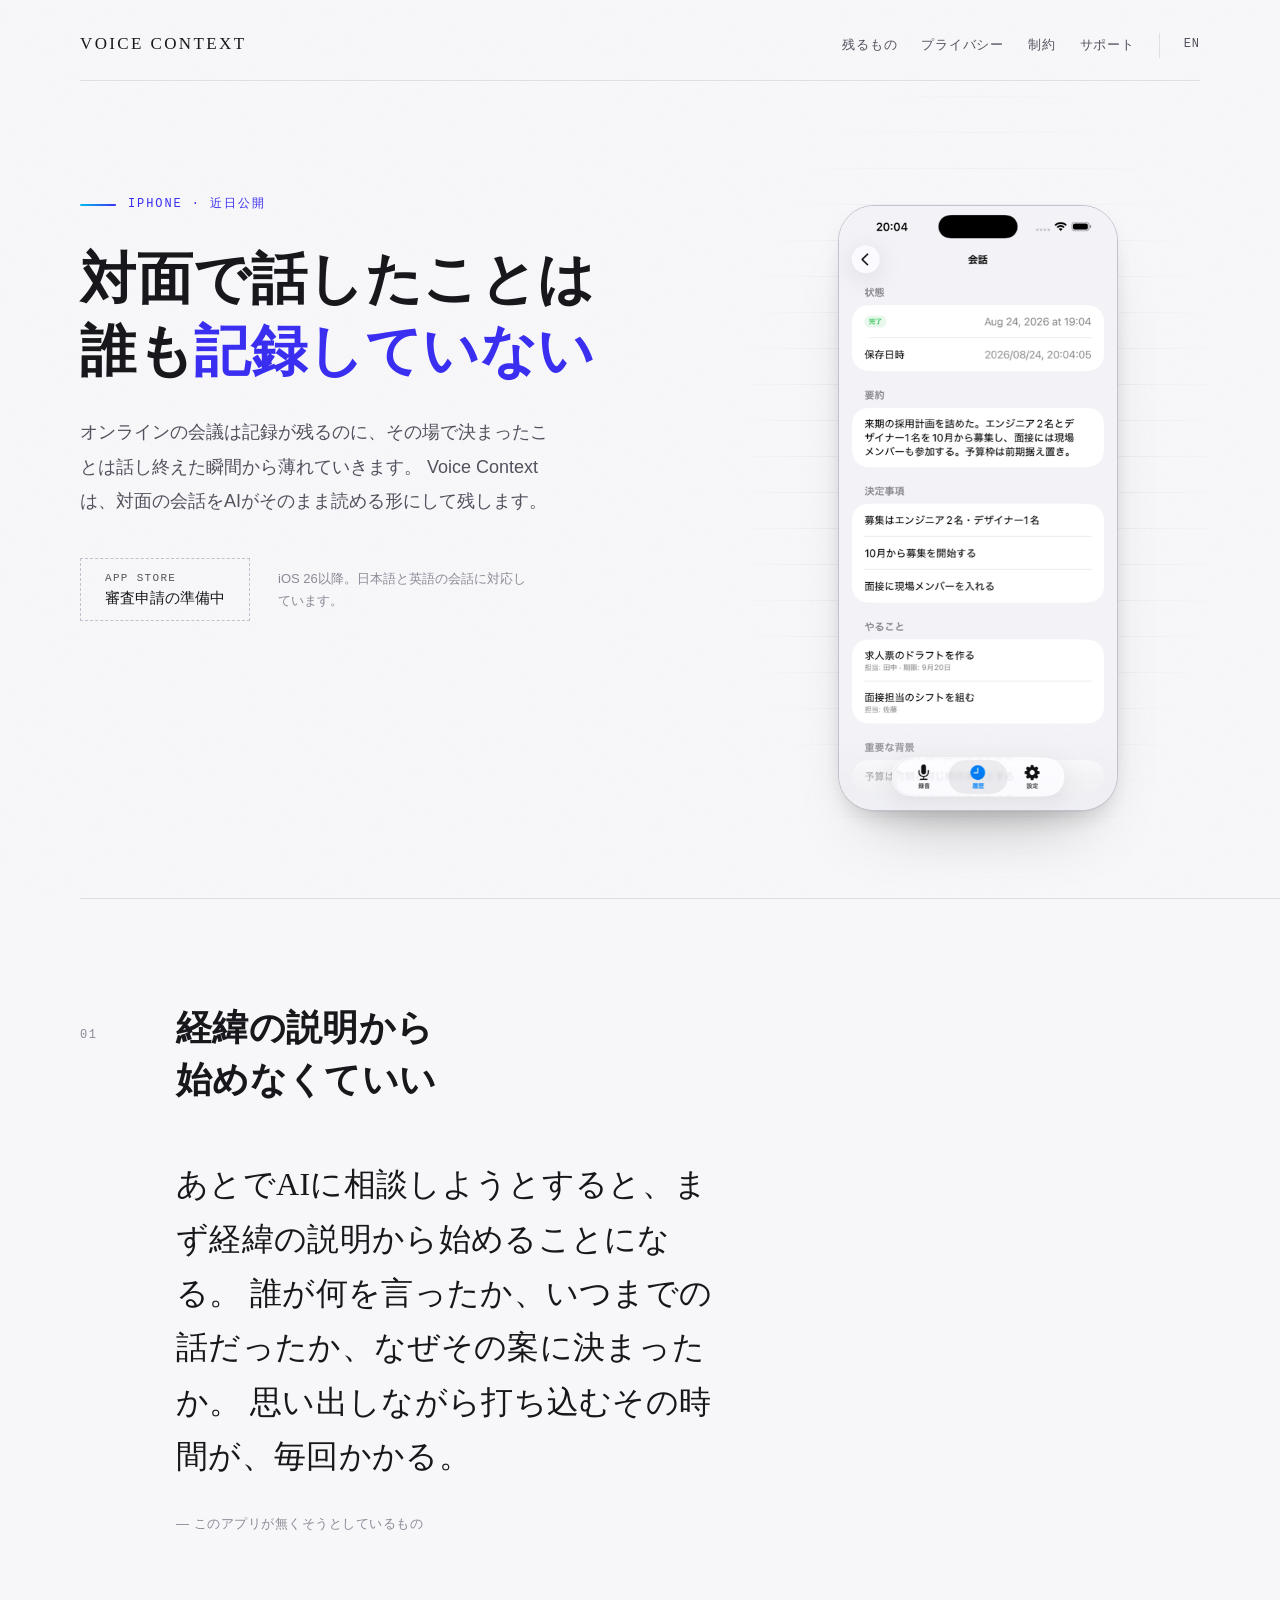
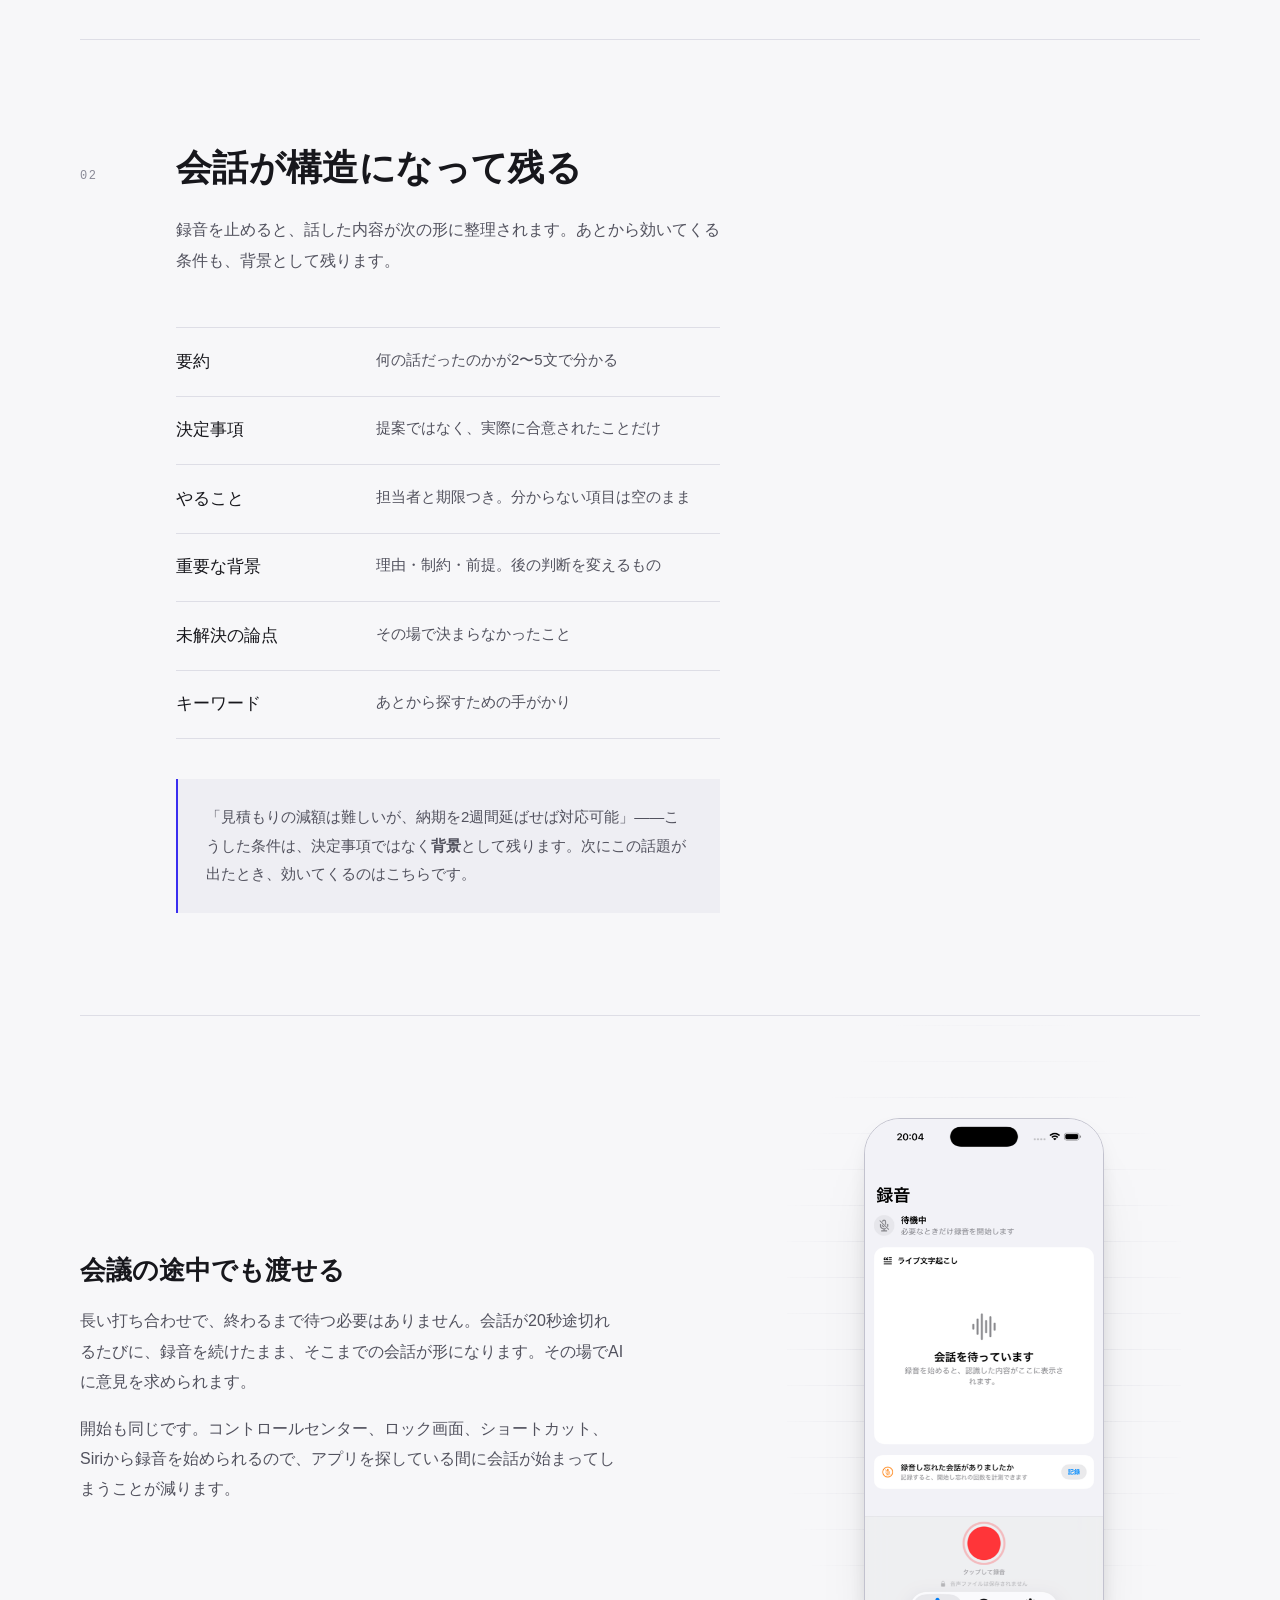
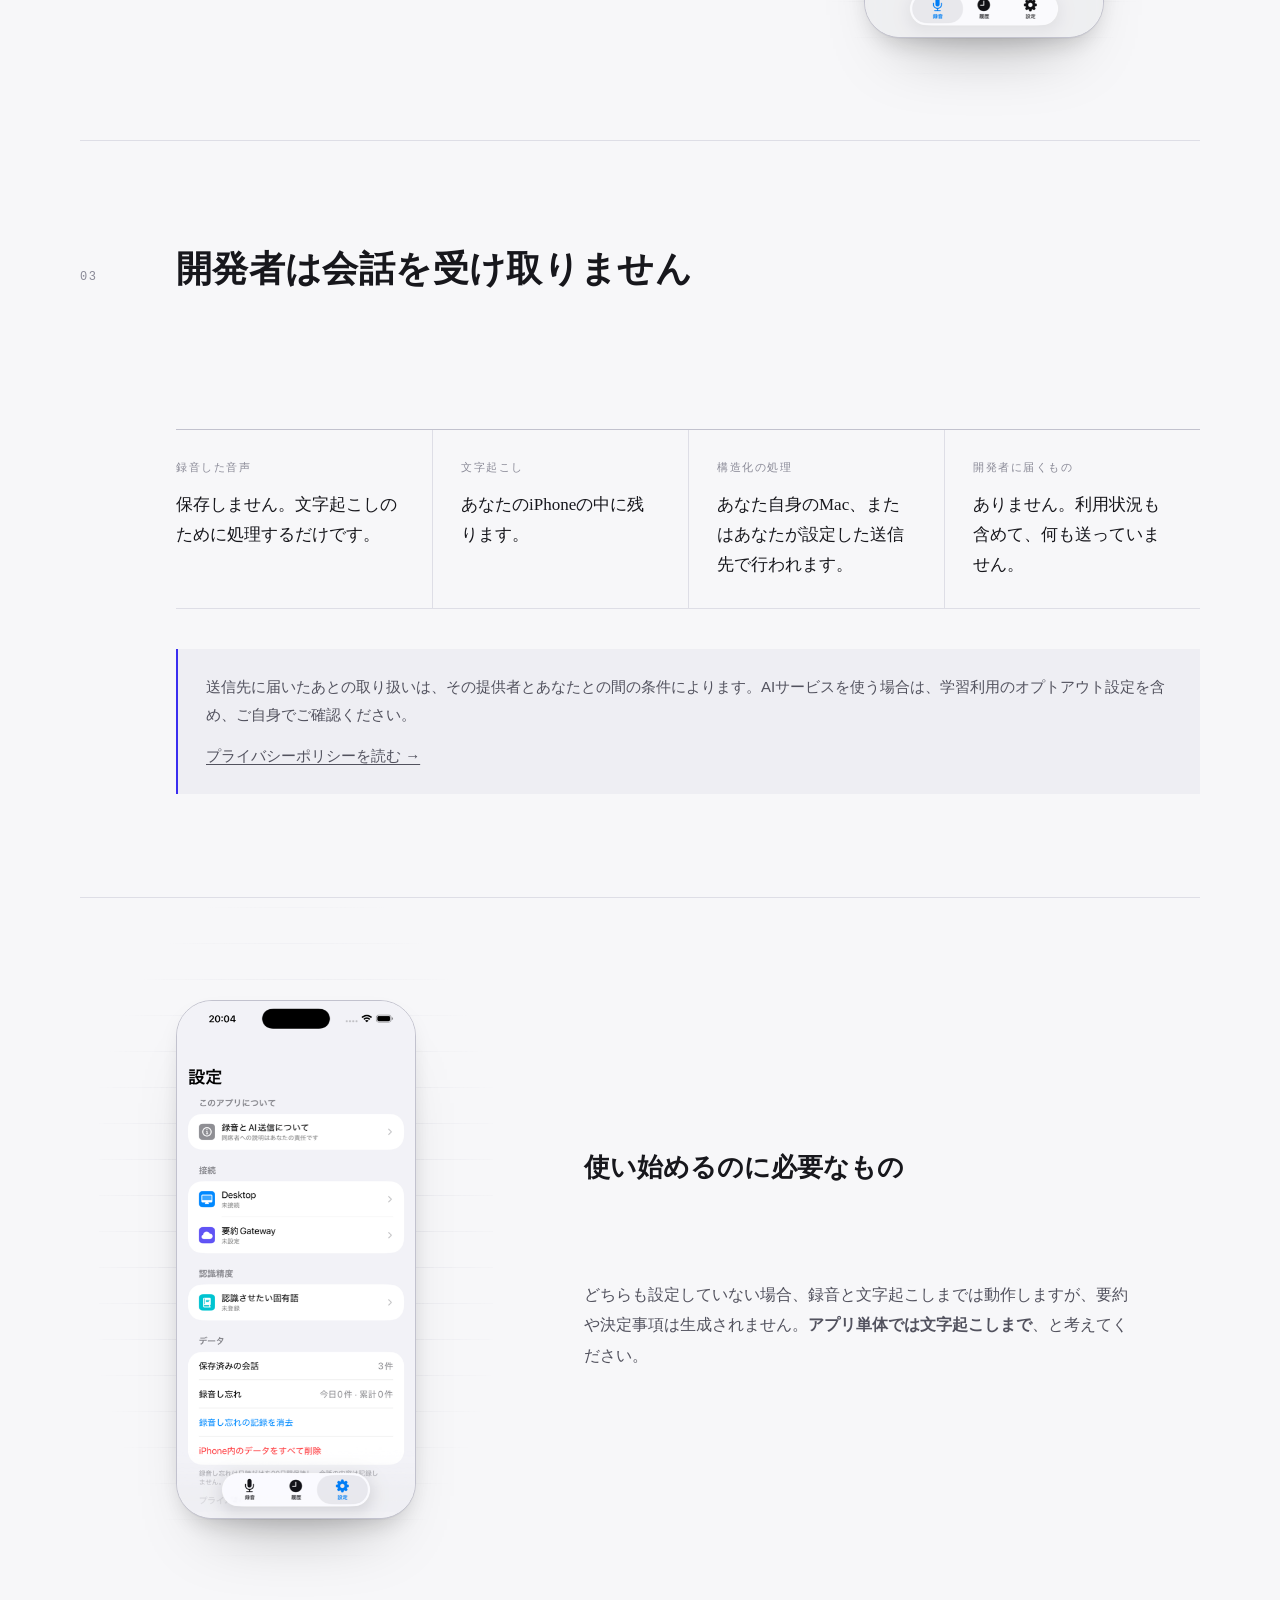
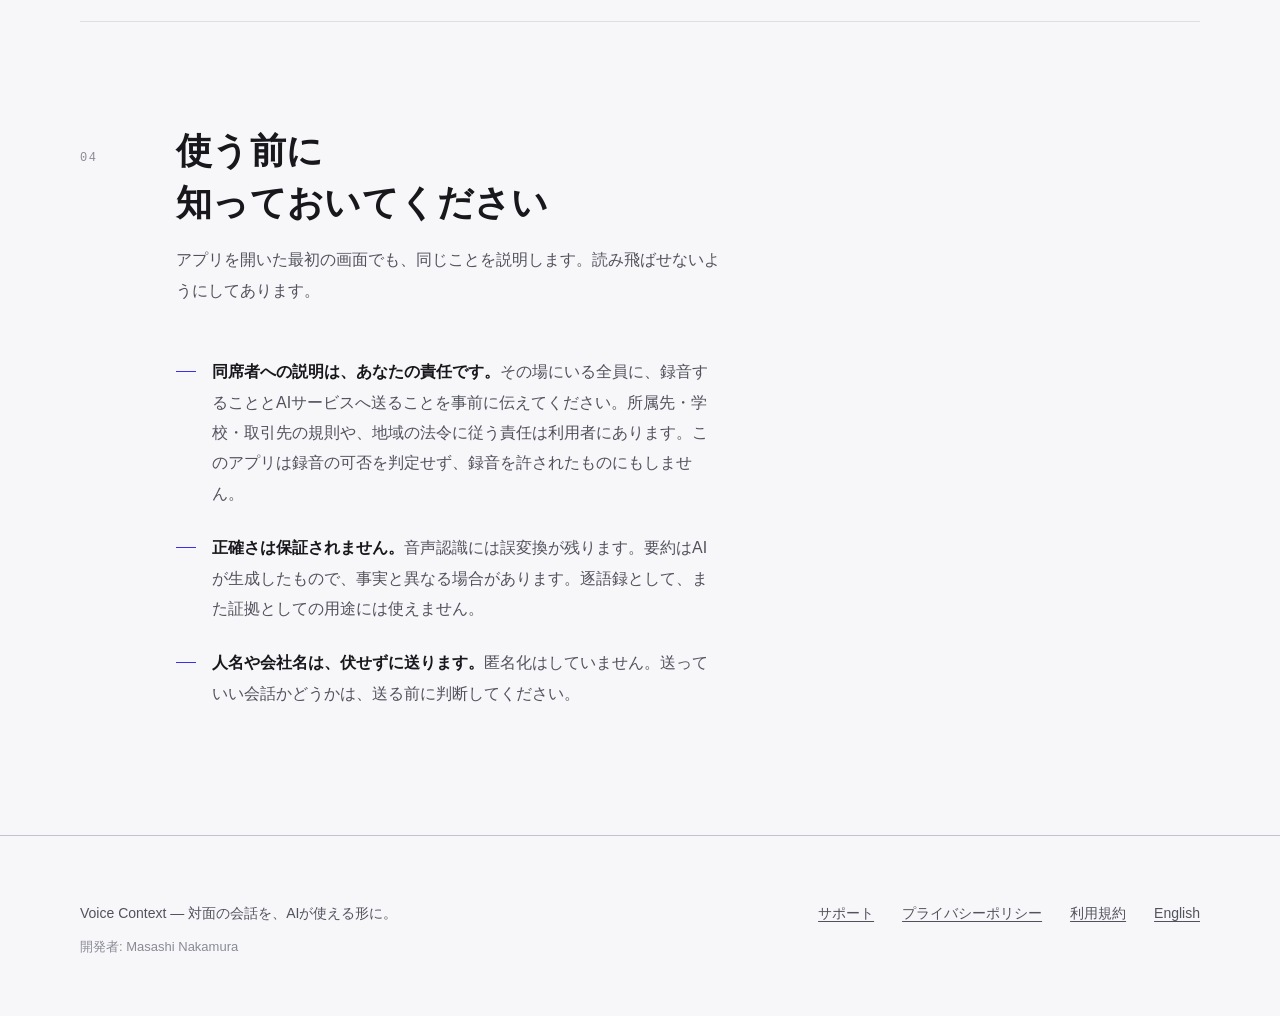
<file: index.html>
<!doctype html>
<html lang="ja">
<head>
<meta charset="utf-8">
<meta name="viewport" content="width=device-width, initial-scale=1">
<title>Voice Context — 対面の会話を、AIが使える形に</title>
<meta name="description" content="対面で話したことを、決定事項・やること・背景に分けて残すiPhoneアプリ。会話は開発者のサーバーを経由せず、あなたの端末とあなた自身のAIアカウントだけで完結します。">
<meta property="og:title" content="Voice Context">
<meta property="og:description" content="対面の会話を、AIがそのまま読める形にして残す。">
<meta property="og:type" content="website">
<link rel="icon" href="data:image/svg+xml,%3Csvg xmlns=%27http://www.w3.org/2000/svg%27 viewBox=%270 0 32 32%27%3E%3Crect width=%2732%27 height=%2732%27 fill=%27%23f7f7f9%27/%3E%3Cg fill=%27%233a2ef0%27%3E%3Crect x=%275%27 y=%2713%27 width=%272.6%27 height=%276%27 rx=%271.3%27/%3E%3Crect x=%2710%27 y=%279%27 width=%272.6%27 height=%2714%27 rx=%271.3%27/%3E%3Crect x=%2715%27 y=%275%27 width=%272.6%27 height=%2722%27 rx=%271.3%27/%3E%3Crect x=%2720%27 y=%279%27 width=%272.6%27 height=%2714%27 rx=%271.3%27/%3E%3Crect x=%2725%27 y=%2713%27 width=%272.6%27 height=%276%27 rx=%271.3%27/%3E%3C/g%3E%3C/svg%3E">
<meta name="theme-color" content="#f7f7f9" media="(prefers-color-scheme: light)">
<meta name="theme-color" content="#101014" media="(prefers-color-scheme: dark)">
<link rel="stylesheet" href="site.css?v=2">
</head>
<body>

<div class="shell">
  <header class="masthead">
    <a class="wordmark" href="./">VOICE CONTEXT</a>
    <nav>
      <a href="#what">残るもの</a>
      <a href="#privacy">プライバシー</a>
      <a href="#limits">制約</a>
      <a href="support/">サポート</a>
      <a class="lang-link" href="en/">EN</a>
    </nav>
  </header>

  <div class="hero">
    <div>
      <p class="eyebrow rise" style="--d:0ms">iPhone · 近日公開</p>
      <h1 class="rise" style="--d:80ms">対面で話したことは<br>誰も<em>記録していない</em></h1>
      <p class="lede rise" style="--d:180ms">
        オンラインの会議は記録が残るのに、その場で決まったことは話し終えた瞬間から薄れていきます。
        Voice Contextは、対面の会話をAIがそのまま読める形にして残します。
      </p>
      <div class="hero-actions rise" style="--d:260ms">
        <span class="badge" aria-disabled="true">
          <span>App Store</span>
          <span>審査申請の準備中</span>
        </span>
        <p class="hero-note">iOS 26以降。日本語と英語の会話に対応しています。</p>
      </div>
    </div>
    <div class="device rise" style="--d:340ms">
      <img src="assets/2-detail.png" width="880" height="1912"
           alt="会話の詳細画面。要約、決定事項、担当者と期限のついたやること、重要な背景が並んでいる。">
    </div>
  </div>

  <section id="problem">
    <div class="section-head">
      <p class="section-num rise">01</p>
      <h2 class="rise">経緯の説明から<br>始めなくていい</h2>
    </div>
    <div class="section-body">
      <p class="pull rise">
        あとでAIに相談しようとすると、まず経緯の説明から始めることになる。
        誰が何を言ったか、いつまでの話だったか、なぜその案に決まったか。
        思い出しながら打ち込むその時間が、毎回かかる。
      </p>
      <p class="pull-attrib rise">— このアプリが無くそうとしているもの</p>
    </div>
  </section>

  <section id="what">
    <div class="section-head">
      <p class="section-num rise">02</p>
      <h2 class="rise">会話が構造になって残る</h2>
      <p class="rise">録音を止めると、話した内容が次の形に整理されます。あとから効いてくる条件も、背景として残ります。</p>
    </div>
    <div class="section-body">
      <ul class="fields rise">
        <li><dfn>要約</dfn><span>何の話だったのかが2〜5文で分かる</span></li>
        <li><dfn>決定事項</dfn><span>提案ではなく、実際に合意されたことだけ</span></li>
        <li><dfn>やること</dfn><span>担当者と期限つき。分からない項目は空のまま</span></li>
        <li><dfn>重要な背景</dfn><span>理由・制約・前提。後の判断を変えるもの</span></li>
        <li><dfn>未解決の論点</dfn><span>その場で決まらなかったこと</span></li>
        <li><dfn>キーワード</dfn><span>あとから探すための手がかり</span></li>
      </ul>
      <div class="callout rise">
        <p>「見積もりの減額は難しいが、納期を2週間延ばせば対応可能」——こうした条件は、決定事項ではなく<strong>背景</strong>として残ります。次にこの話題が出たとき、効いてくるのはこちらです。</p>
      </div>
    </div>
  </section>

  <section id="mid">
    <div class="showcase">
      <div class="showcase-text">
        <h3 class="rise">会議の途中でも渡せる</h3>
        <p class="rise">長い打ち合わせで、終わるまで待つ必要はありません。会話が20秒途切れるたびに、録音を続けたまま、そこまでの会話が形になります。その場でAIに意見を求められます。</p>
        <p class="rise">開始も同じです。コントロールセンター、ロック画面、ショートカット、Siriから録音を始められるので、アプリを探している間に会話が始まってしまうことが減ります。</p>
      </div>
      <div class="device rise">
        <img src="assets/3-recorder.png" width="880" height="1912" loading="lazy"
             alt="録音画面。ライブ文字起こしと、録音ボタン、「音声ファイルは保存されません」の表示。">
      </div>
    </div>
  </section>

  <section id="privacy">
    <div class="section-head">
      <p class="section-num rise">03</p>
      <h2 class="rise">開発者は会話を受け取りません</h2>
      <p class="rise">これは方針の表明ではなく、構成そのものです。開発者が運用するサーバーは存在しません。</p>
    </div>
    <div class="section-body" style="max-width:none">
      <div class="ledger rise">
        <div>
          <h3>録音した音声</h3>
          <p>保存しません。文字起こしのために処理するだけです。</p>
        </div>
        <div>
          <h3>文字起こし</h3>
          <p>あなたのiPhoneの中に残ります。</p>
        </div>
        <div>
          <h3>構造化の処理</h3>
          <p>あなた自身のMac、またはあなたが設定した送信先で行われます。</p>
        </div>
        <div>
          <h3>開発者に届くもの</h3>
          <p>ありません。利用状況も含めて、何も送っていません。</p>
        </div>
      </div>
      <div class="callout rise">
        <p>送信先に届いたあとの取り扱いは、その提供者とあなたとの間の条件によります。AIサービスを使う場合は、学習利用のオプトアウト設定を含め、ご自身でご確認ください。</p>
        <p><a href="privacy.html">プライバシーポリシーを読む →</a></p>
      </div>
    </div>
  </section>

  <section id="setup">
    <div class="showcase flip">
      <div class="showcase-text">
        <h3 class="rise">使い始めるのに必要なもの</h3>
        <p class="rise">構造化には、送信先の設定が必要です。あなたのMac上のAIに繋ぐか、ご自身で用意したGatewayのURLを入れるかのどちらかです。</p>
        <p class="rise">どちらも設定していない場合、録音と文字起こしまでは動作しますが、要約や決定事項は生成されません。<strong>アプリ単体では文字起こしまで</strong>、と考えてください。</p>
      </div>
      <div class="device rise">
        <img src="assets/4-settings.png" width="880" height="1912" loading="lazy"
             alt="設定画面。DesktopとGatewayの接続状態、認識させたい固有語、データとプライバシーの項目。">
      </div>
    </div>
  </section>

  <section id="limits">
    <div class="section-head">
      <p class="section-num rise">04</p>
      <h2 class="rise">使う前に<br>知っておいてください</h2>
      <p class="rise">アプリを開いた最初の画面でも、同じことを説明します。読み飛ばせないようにしてあります。</p>
    </div>
    <div class="section-body">
      <ul class="limits">
        <li class="rise"><strong>同席者への説明は、あなたの責任です。</strong>その場にいる全員に、録音することとAIサービスへ送ることを事前に伝えてください。所属先・学校・取引先の規則や、地域の法令に従う責任は利用者にあります。このアプリは録音の可否を判定せず、録音を許されたものにもしません。</li>
        <li class="rise"><strong>正確さは保証されません。</strong>音声認識には誤変換が残ります。要約はAIが生成したもので、事実と異なる場合があります。逐語録として、また証拠としての用途には使えません。</li>
        <li class="rise"><strong>人名や会社名は、伏せずに送ります。</strong>匿名化はしていません。送っていい会話かどうかは、送る前に判断してください。</li>
      </ul>
    </div>
  </section>
</div>

<footer class="site-footer">
  <div class="shell footer-grid">
    <div>
      <p>Voice Context — 対面の会話を、AIが使える形に。</p>
      <p class="fine">開発者: Masashi Nakamura</p>
    </div>
    <nav>
      <a href="support/">サポート</a>
      <a href="privacy.html">プライバシーポリシー</a>
      <a href="terms.html">利用規約</a>
      <a href="en/">English</a>
    </nav>
  </div>
</footer>

<script>
  // One directed reveal. Elements are visible without JS — the class only
  // arrives once the observer is wired, so a failed script cannot hide the page.
  (function () {
    var nodes = document.querySelectorAll('.rise');
    if (!('IntersectionObserver' in window) ||
        window.matchMedia('(prefers-reduced-motion: reduce)').matches) {
      nodes.forEach(function (n) { n.classList.add('in'); });
      return;
    }
    var hero = document.querySelectorAll('.hero .rise');
    requestAnimationFrame(function () {
      hero.forEach(function (n) { n.classList.add('in'); });
    });
    var io = new IntersectionObserver(function (entries) {
      entries.forEach(function (e) {
        if (!e.isIntersecting) return;
        e.target.classList.add('in');
        io.unobserve(e.target);
      });
    }, { rootMargin: '0px 0px -12% 0px' });
    nodes.forEach(function (n) { if (!n.closest('.hero')) io.observe(n); });
  })();
</script>

</body>
</html>
</file>
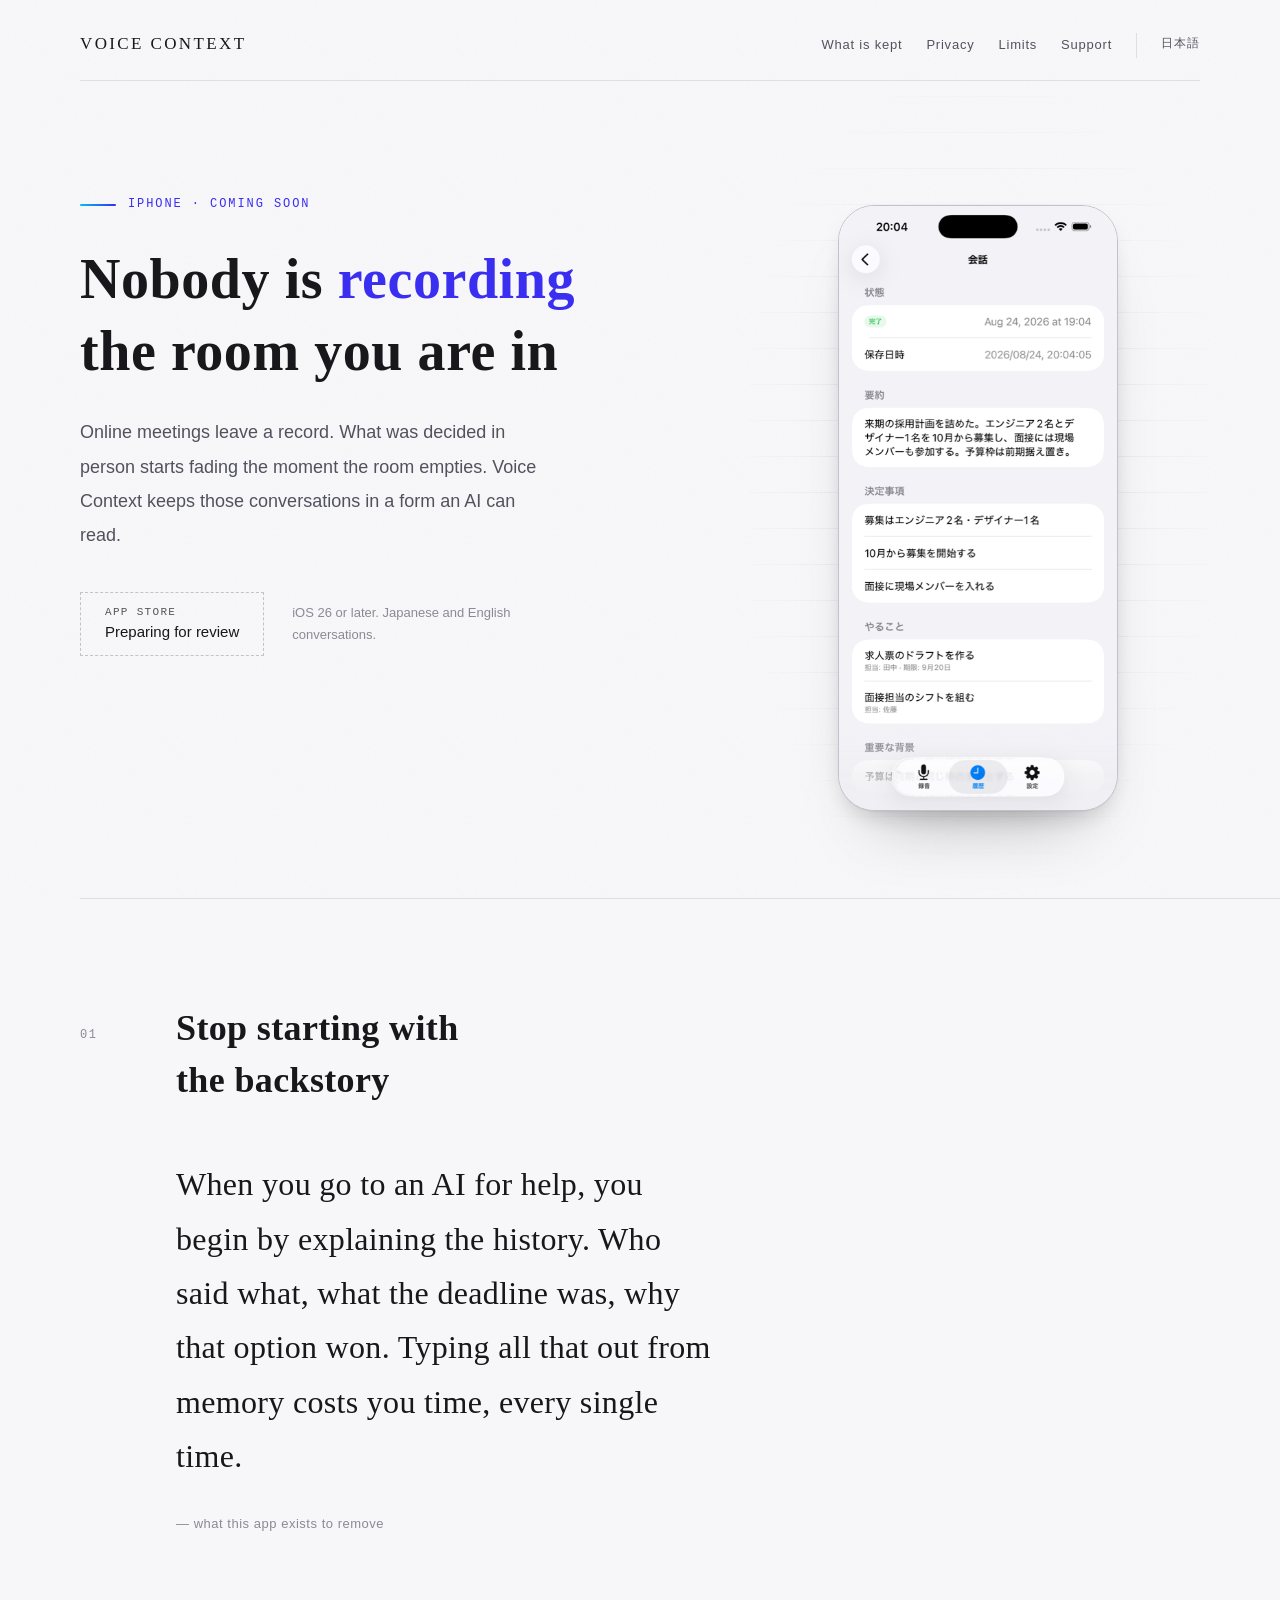
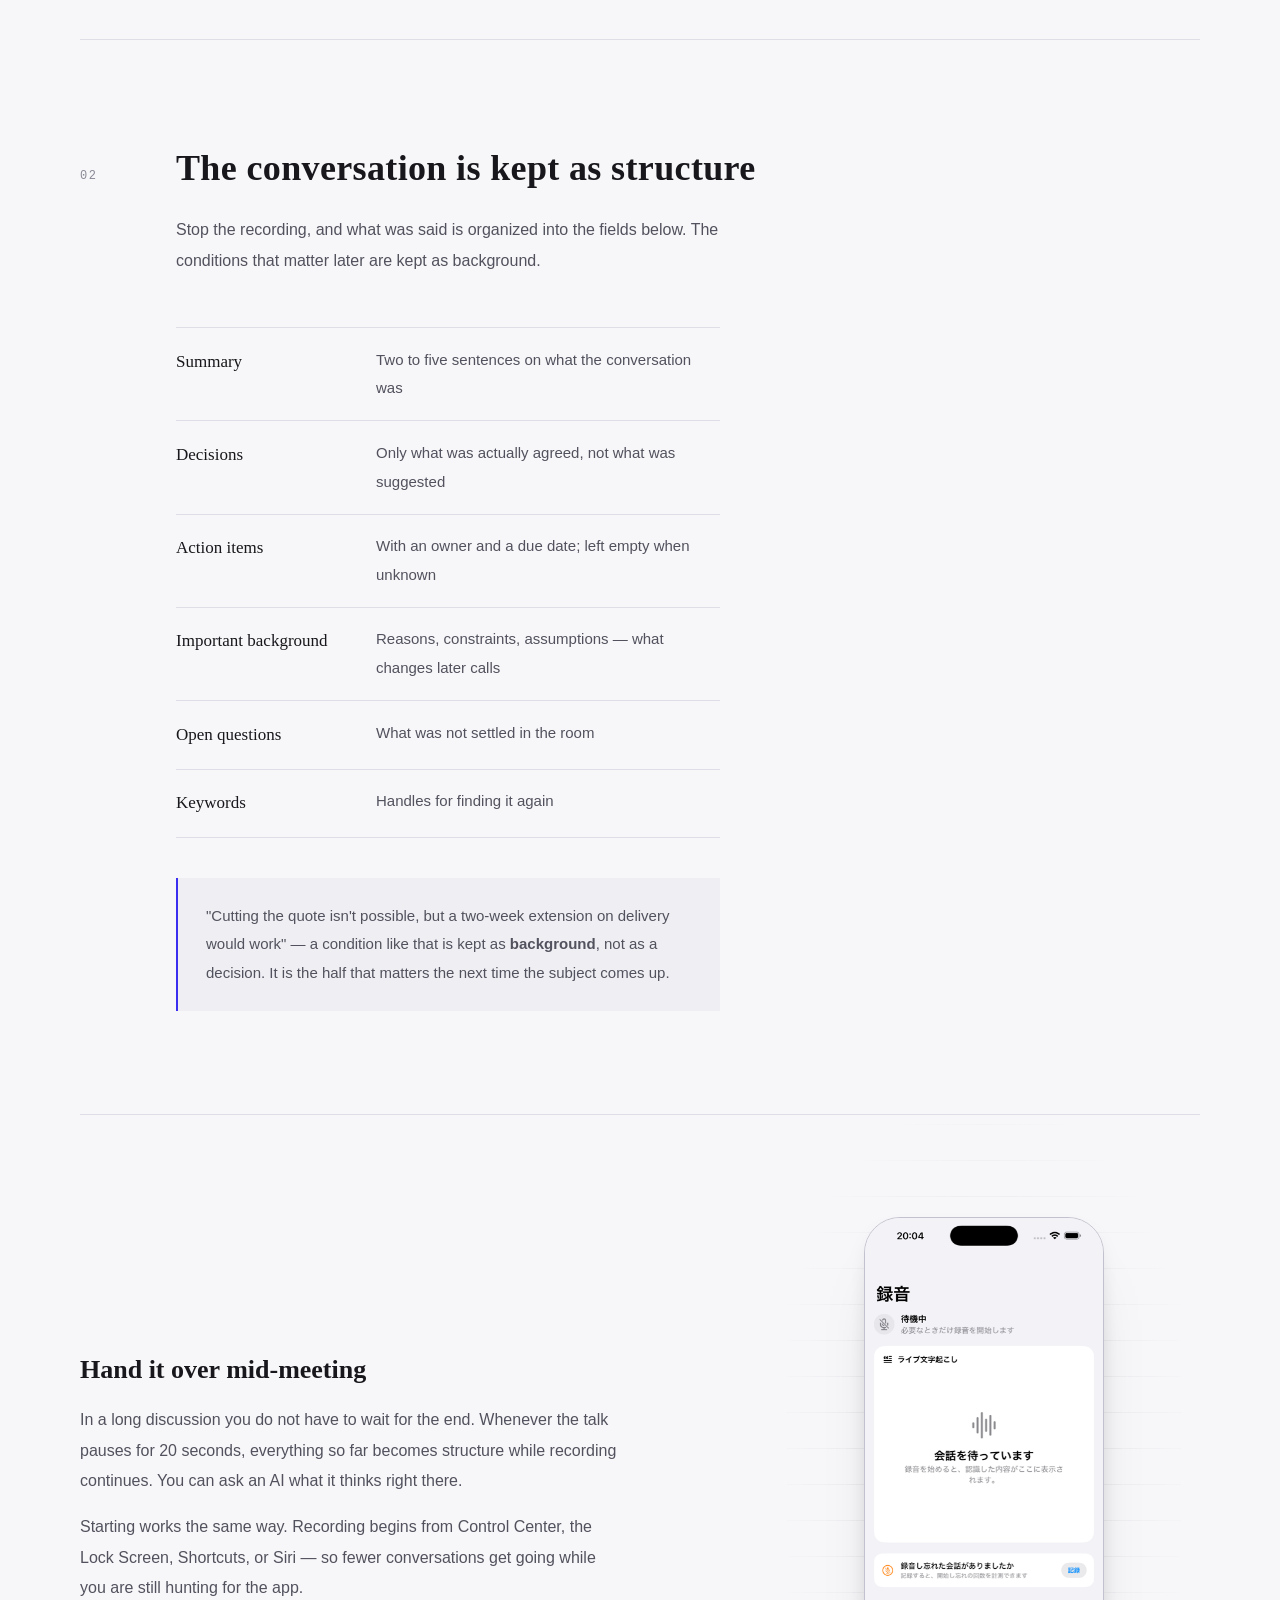
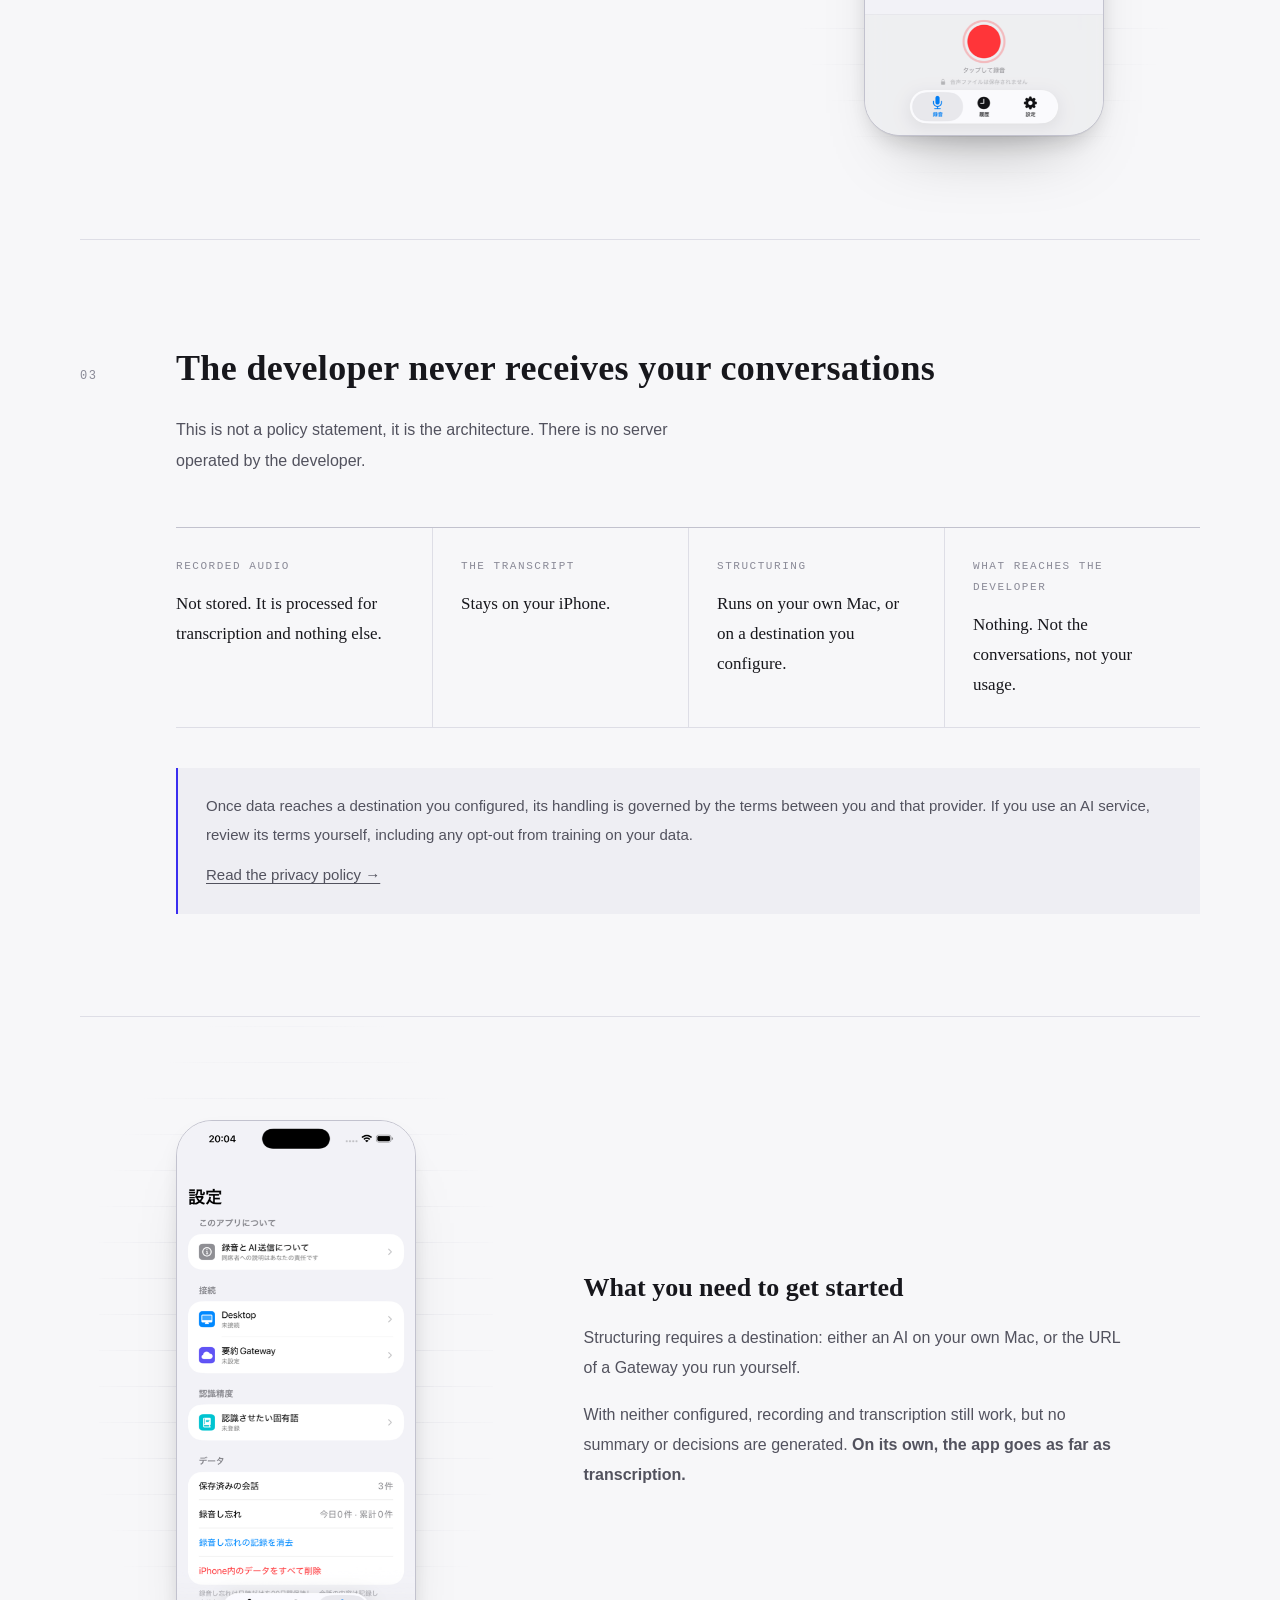
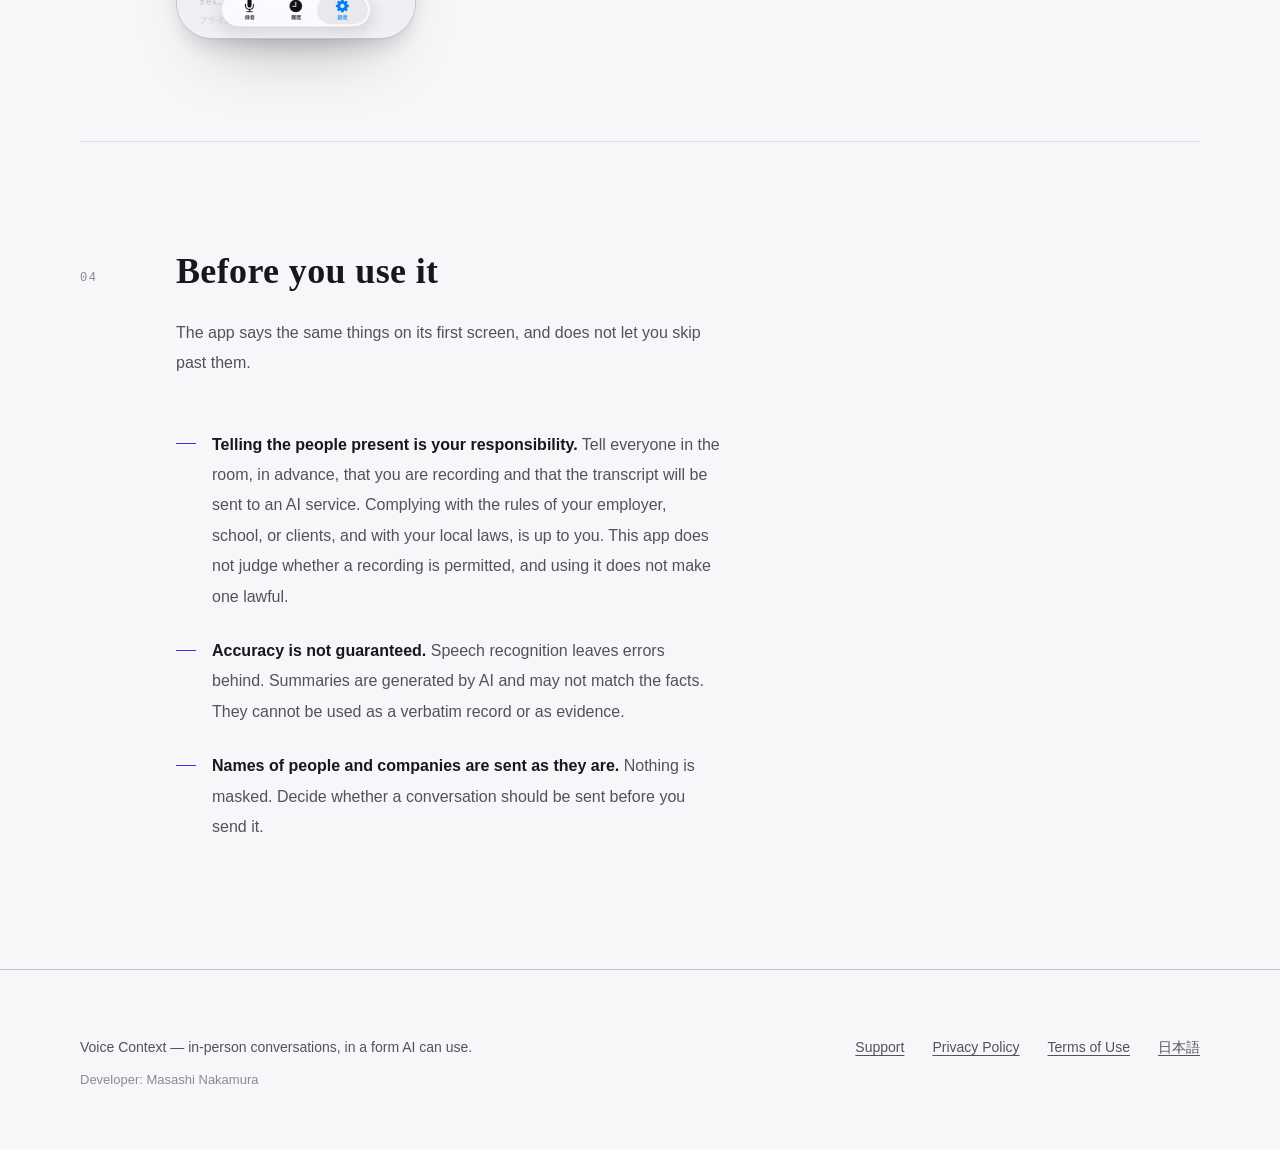
<file: en/index.html>
<!doctype html>
<html lang="en">
<head>
<meta charset="utf-8">
<meta name="viewport" content="width=device-width, initial-scale=1">
<title>Voice Context — In-person conversations, in a form AI can use</title>
<meta name="description" content="An iPhone app that keeps what you said in person as decisions, action items, and background. Your conversations never pass through the developer's servers — only your device and your own AI account.">
<meta property="og:title" content="Voice Context">
<meta property="og:description" content="Keeps your in-person conversations in a form an AI can read.">
<meta property="og:type" content="website">
<link rel="icon" href="data:image/svg+xml,%3Csvg xmlns=%27http://www.w3.org/2000/svg%27 viewBox=%270 0 32 32%27%3E%3Crect width=%2732%27 height=%2732%27 fill=%27%23f7f7f9%27/%3E%3Cg fill=%27%233a2ef0%27%3E%3Crect x=%275%27 y=%2713%27 width=%272.6%27 height=%276%27 rx=%271.3%27/%3E%3Crect x=%2710%27 y=%279%27 width=%272.6%27 height=%2714%27 rx=%271.3%27/%3E%3Crect x=%2715%27 y=%275%27 width=%272.6%27 height=%2722%27 rx=%271.3%27/%3E%3Crect x=%2720%27 y=%279%27 width=%272.6%27 height=%2714%27 rx=%271.3%27/%3E%3Crect x=%2725%27 y=%2713%27 width=%272.6%27 height=%276%27 rx=%271.3%27/%3E%3C/g%3E%3C/svg%3E">
<meta name="theme-color" content="#f7f7f9" media="(prefers-color-scheme: light)">
<meta name="theme-color" content="#101014" media="(prefers-color-scheme: dark)">
<link rel="stylesheet" href="../site.css?v=2">
</head>
<body>

<div class="shell">
  <header class="masthead">
    <a class="wordmark" href="./">VOICE CONTEXT</a>
    <nav>
      <a href="#what">What is kept</a>
      <a href="#privacy">Privacy</a>
      <a href="#limits">Limits</a>
      <a href="support/">Support</a>
      <a class="lang-link" href="../">日本語</a>
    </nav>
  </header>

  <div class="hero">
    <div>
      <p class="eyebrow rise" style="--d:0ms">iPhone · Coming soon</p>
      <h1 class="rise" style="--d:80ms">Nobody is <em>recording</em><br>the room you are in</h1>
      <p class="lede rise" style="--d:180ms">
        Online meetings leave a record. What was decided in person starts fading
        the moment the room empties. Voice Context keeps those conversations in a
        form an AI can read.
      </p>
      <div class="hero-actions rise" style="--d:260ms">
        <span class="badge" aria-disabled="true">
          <span>App Store</span>
          <span>Preparing for review</span>
        </span>
        <p class="hero-note">iOS 26 or later. Japanese and English conversations.</p>
      </div>
    </div>
    <div class="device rise" style="--d:340ms">
      <img src="../assets/2-detail.png" width="880" height="1912"
           alt="A conversation's detail screen, showing the summary, decisions, action items with owners and due dates, and important background.">
    </div>
  </div>

  <section id="problem">
    <div class="section-head">
      <p class="section-num rise">01</p>
      <h2 class="rise">Stop starting with<br>the backstory</h2>
    </div>
    <div class="section-body">
      <p class="pull rise">
        When you go to an AI for help, you begin by explaining the history.
        Who said what, what the deadline was, why that option won.
        Typing all that out from memory costs you time, every single time.
      </p>
      <p class="pull-attrib rise">— what this app exists to remove</p>
    </div>
  </section>

  <section id="what">
    <div class="section-head">
      <p class="section-num rise">02</p>
      <h2 class="rise">The conversation is kept as structure</h2>
      <p class="rise">Stop the recording, and what was said is organized into the fields below. The conditions that matter later are kept as background.</p>
    </div>
    <div class="section-body">
      <ul class="fields rise">
        <li><dfn>Summary</dfn><span>Two to five sentences on what the conversation was</span></li>
        <li><dfn>Decisions</dfn><span>Only what was actually agreed, not what was suggested</span></li>
        <li><dfn>Action items</dfn><span>With an owner and a due date; left empty when unknown</span></li>
        <li><dfn>Important background</dfn><span>Reasons, constraints, assumptions — what changes later calls</span></li>
        <li><dfn>Open questions</dfn><span>What was not settled in the room</span></li>
        <li><dfn>Keywords</dfn><span>Handles for finding it again</span></li>
      </ul>
      <div class="callout rise">
        <p>"Cutting the quote isn't possible, but a two-week extension on delivery would work" — a condition like that is kept as <strong>background</strong>, not as a decision. It is the half that matters the next time the subject comes up.</p>
      </div>
    </div>
  </section>

  <section id="mid">
    <div class="showcase">
      <div class="showcase-text">
        <h3 class="rise">Hand it over mid-meeting</h3>
        <p class="rise">In a long discussion you do not have to wait for the end. Whenever the talk pauses for 20 seconds, everything so far becomes structure while recording continues. You can ask an AI what it thinks right there.</p>
        <p class="rise">Starting works the same way. Recording begins from Control Center, the Lock Screen, Shortcuts, or Siri — so fewer conversations get going while you are still hunting for the app.</p>
      </div>
      <div class="device rise">
        <img src="../assets/3-recorder.png" width="880" height="1912" loading="lazy"
             alt="The recording screen, showing the live transcript, the record button, and a note that no audio file is saved.">
      </div>
    </div>
  </section>

  <section id="privacy">
    <div class="section-head">
      <p class="section-num rise">03</p>
      <h2 class="rise">The developer never receives your conversations</h2>
      <p class="rise">This is not a policy statement, it is the architecture. There is no server operated by the developer.</p>
    </div>
    <div class="section-body" style="max-width:none">
      <div class="ledger rise">
        <div>
          <h3>Recorded audio</h3>
          <p>Not stored. It is processed for transcription and nothing else.</p>
        </div>
        <div>
          <h3>The transcript</h3>
          <p>Stays on your iPhone.</p>
        </div>
        <div>
          <h3>Structuring</h3>
          <p>Runs on your own Mac, or on a destination you configure.</p>
        </div>
        <div>
          <h3>What reaches the developer</h3>
          <p>Nothing. Not the conversations, not your usage.</p>
        </div>
      </div>
      <div class="callout rise">
        <p>Once data reaches a destination you configured, its handling is governed by the terms between you and that provider. If you use an AI service, review its terms yourself, including any opt-out from training on your data.</p>
        <p><a href="privacy.html">Read the privacy policy →</a></p>
      </div>
    </div>
  </section>

  <section id="setup">
    <div class="showcase flip">
      <div class="showcase-text">
        <h3 class="rise">What you need to get started</h3>
        <p class="rise">Structuring requires a destination: either an AI on your own Mac, or the URL of a Gateway you run yourself.</p>
        <p class="rise">With neither configured, recording and transcription still work, but no summary or decisions are generated. <strong>On its own, the app goes as far as transcription.</strong></p>
      </div>
      <div class="device rise">
        <img src="../assets/4-settings.png" width="880" height="1912" loading="lazy"
             alt="The settings screen, showing desktop and Gateway connection status, recognition terms, and the data and privacy sections.">
      </div>
    </div>
  </section>

  <section id="limits">
    <div class="section-head">
      <p class="section-num rise">04</p>
      <h2 class="rise">Before you use it</h2>
      <p class="rise">The app says the same things on its first screen, and does not let you skip past them.</p>
    </div>
    <div class="section-body">
      <ul class="limits">
        <li class="rise"><strong>Telling the people present is your responsibility.</strong> Tell everyone in the room, in advance, that you are recording and that the transcript will be sent to an AI service. Complying with the rules of your employer, school, or clients, and with your local laws, is up to you. This app does not judge whether a recording is permitted, and using it does not make one lawful.</li>
        <li class="rise"><strong>Accuracy is not guaranteed.</strong> Speech recognition leaves errors behind. Summaries are generated by AI and may not match the facts. They cannot be used as a verbatim record or as evidence.</li>
        <li class="rise"><strong>Names of people and companies are sent as they are.</strong> Nothing is masked. Decide whether a conversation should be sent before you send it.</li>
      </ul>
    </div>
  </section>
</div>

<footer class="site-footer">
  <div class="shell footer-grid">
    <div>
      <p>Voice Context — in-person conversations, in a form AI can use.</p>
      <p class="fine">Developer: Masashi Nakamura</p>
    </div>
    <nav>
      <a href="support/">Support</a>
      <a href="privacy.html">Privacy Policy</a>
      <a href="terms.html">Terms of Use</a>
      <a href="../">日本語</a>
    </nav>
  </div>
</footer>

<script>
  // One directed reveal. Elements are visible without JS — the class only
  // arrives once the observer is wired, so a failed script cannot hide the page.
  (function () {
    var nodes = document.querySelectorAll('.rise');
    if (!('IntersectionObserver' in window) ||
        window.matchMedia('(prefers-reduced-motion: reduce)').matches) {
      nodes.forEach(function (n) { n.classList.add('in'); });
      return;
    }
    var hero = document.querySelectorAll('.hero .rise');
    requestAnimationFrame(function () {
      hero.forEach(function (n) { n.classList.add('in'); });
    });
    var io = new IntersectionObserver(function (entries) {
      entries.forEach(function (e) {
        if (!e.isIntersecting) return;
        e.target.classList.add('in');
        io.unobserve(e.target);
      });
    }, { rootMargin: '0px 0px -12% 0px' });
    nodes.forEach(function (n) { if (!n.closest('.hero')) io.observe(n); });
  })();
</script>

</body>
</html>
</file>
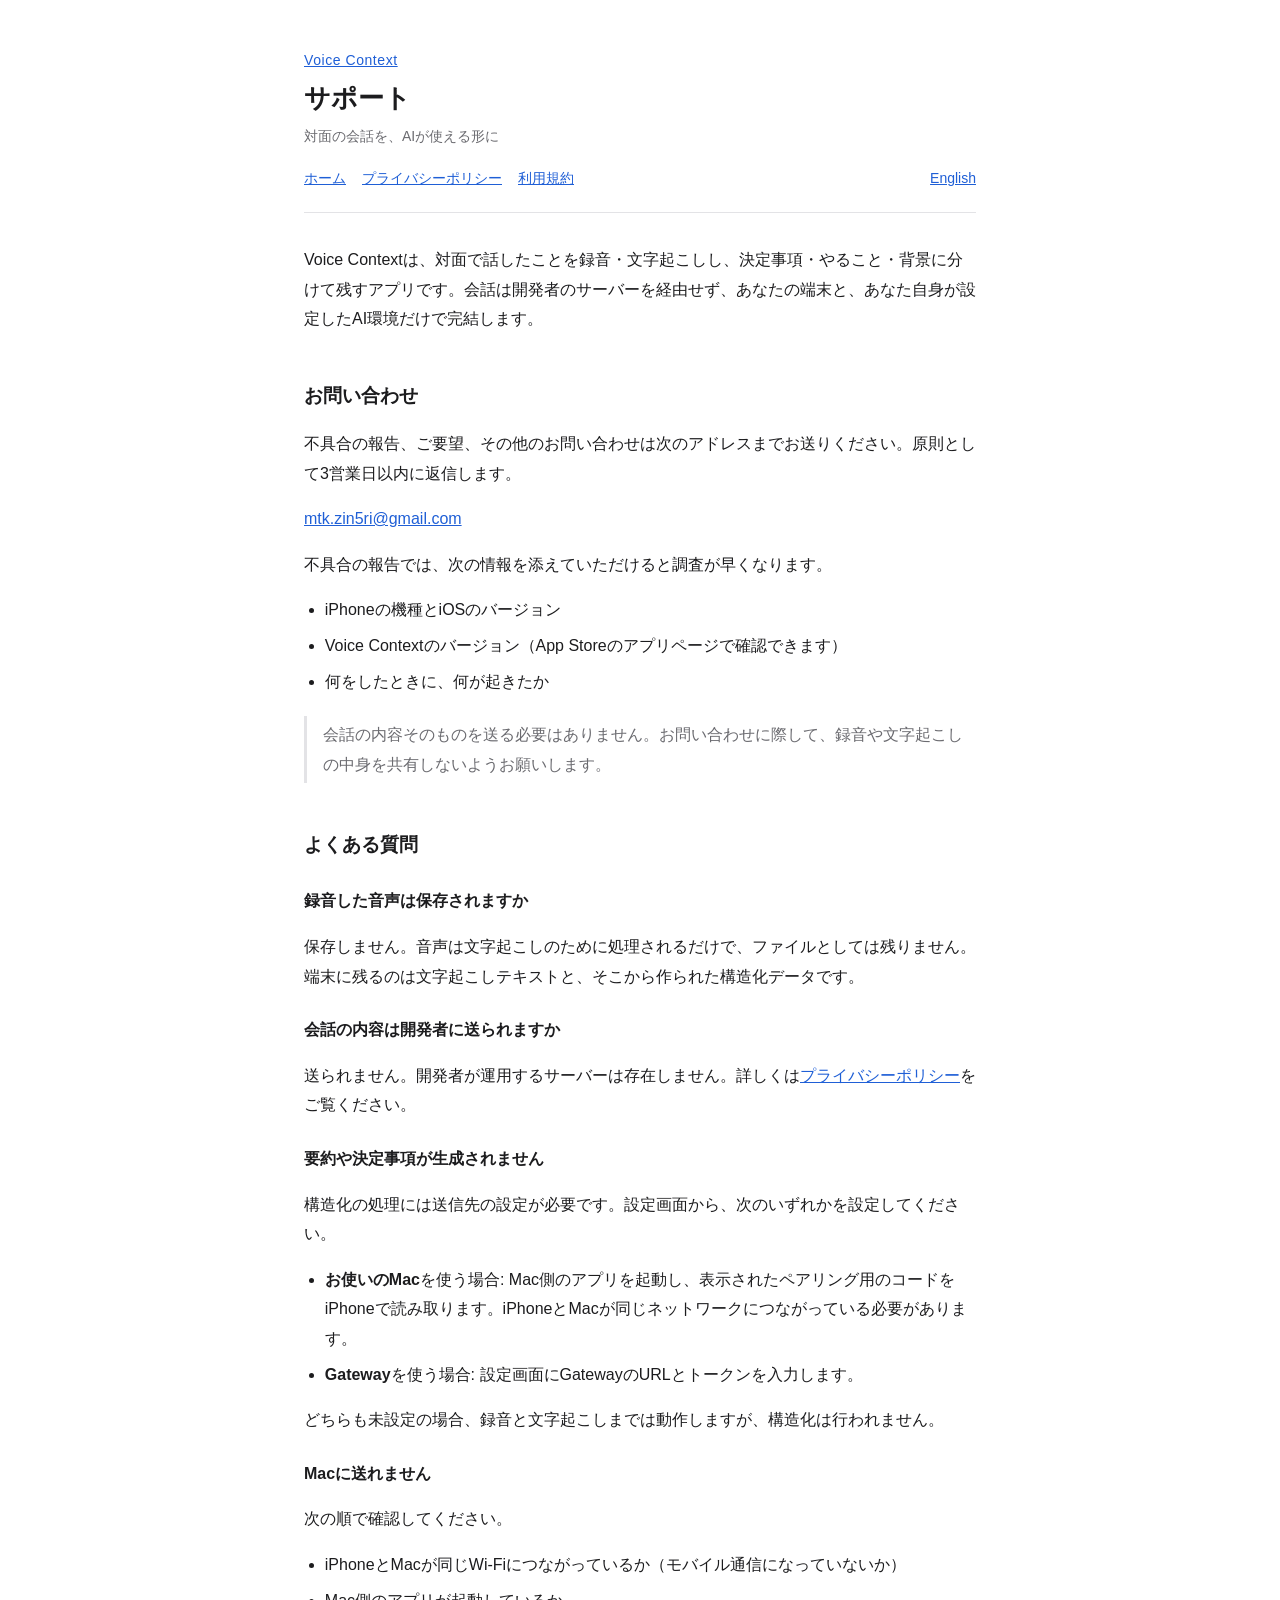
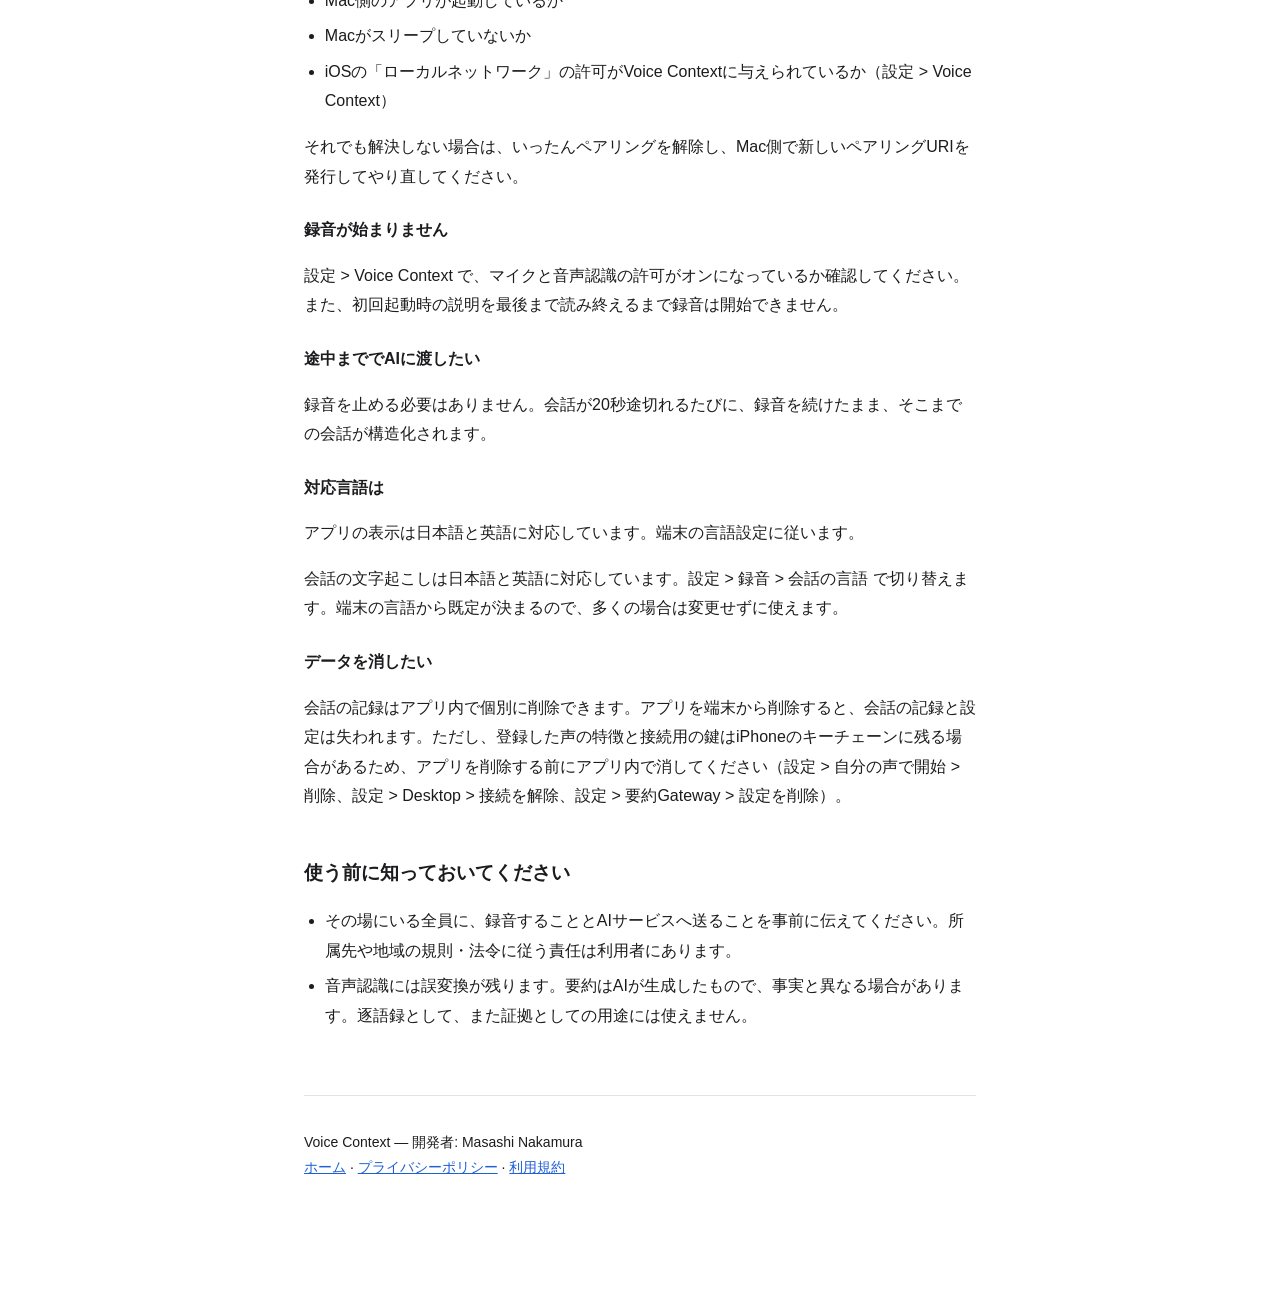
<file: support/index.html>
<!doctype html>
<html lang="ja">
<head>
<meta charset="utf-8">
<meta name="viewport" content="width=device-width, initial-scale=1">
<title>サポート | Voice Context</title>
<link rel="stylesheet" href="../style.css?v=2">
</head>
<body>
<div class="wrap">
<header>
  <p class="app"><a href="../">Voice Context</a></p>
  <h1>サポート</h1>
  <p class="meta">対面の会話を、AIが使える形に</p>
  <nav><a href="../">ホーム</a><a href="../privacy.html">プライバシーポリシー</a><a href="../terms.html">利用規約</a><a class="lang" href="../en/support/">English</a></nav>
</header>

<p>Voice Contextは、対面で話したことを録音・文字起こしし、決定事項・やること・背景に分けて残すアプリです。会話は開発者のサーバーを経由せず、あなたの端末と、あなた自身が設定したAI環境だけで完結します。</p>

<h2>お問い合わせ</h2>
<p>不具合の報告、ご要望、その他のお問い合わせは次のアドレスまでお送りください。原則として3営業日以内に返信します。</p>
<p><a href="mailto:mtk.zin5ri@gmail.com">mtk.zin5ri@gmail.com</a></p>
<p>不具合の報告では、次の情報を添えていただけると調査が早くなります。</p>
<ul>
  <li>iPhoneの機種とiOSのバージョン</li>
  <li>Voice Contextのバージョン（App Storeのアプリページで確認できます）</li>
  <li>何をしたときに、何が起きたか</li>
</ul>
<p class="note">会話の内容そのものを送る必要はありません。お問い合わせに際して、録音や文字起こしの中身を共有しないようお願いします。</p>

<h2>よくある質問</h2>

<h3>録音した音声は保存されますか</h3>
<p>保存しません。音声は文字起こしのために処理されるだけで、ファイルとしては残りません。端末に残るのは文字起こしテキストと、そこから作られた構造化データです。</p>

<h3>会話の内容は開発者に送られますか</h3>
<p>送られません。開発者が運用するサーバーは存在しません。詳しくは<a href="../privacy.html">プライバシーポリシー</a>をご覧ください。</p>

<h3>要約や決定事項が生成されません</h3>
<p>構造化の処理には送信先の設定が必要です。設定画面から、次のいずれかを設定してください。</p>
<ul>
  <li><strong>お使いのMac</strong>を使う場合: Mac側のアプリを起動し、表示されたペアリング用のコードをiPhoneで読み取ります。iPhoneとMacが同じネットワークにつながっている必要があります。</li>
  <li><strong>Gateway</strong>を使う場合: 設定画面にGatewayのURLとトークンを入力します。</li>
</ul>
<p>どちらも未設定の場合、録音と文字起こしまでは動作しますが、構造化は行われません。</p>

<h3>Macに送れません</h3>
<p>次の順で確認してください。</p>
<ul>
  <li>iPhoneとMacが同じWi-Fiにつながっているか（モバイル通信になっていないか）</li>
  <li>Mac側のアプリが起動しているか</li>
  <li>Macがスリープしていないか</li>
  <li>iOSの「ローカルネットワーク」の許可がVoice Contextに与えられているか（設定 &gt; Voice Context）</li>
</ul>
<p>それでも解決しない場合は、いったんペアリングを解除し、Mac側で新しいペアリングURIを発行してやり直してください。</p>

<h3>録音が始まりません</h3>
<p>設定 &gt; Voice Context で、マイクと音声認識の許可がオンになっているか確認してください。また、初回起動時の説明を最後まで読み終えるまで録音は開始できません。</p>

<h3>途中まででAIに渡したい</h3>
<p>録音を止める必要はありません。会話が20秒途切れるたびに、録音を続けたまま、そこまでの会話が構造化されます。</p>

<h3>対応言語は</h3>
<p>アプリの表示は日本語と英語に対応しています。端末の言語設定に従います。</p>
<p>会話の文字起こしは日本語と英語に対応しています。設定 &gt; 録音 &gt; 会話の言語 で切り替えます。端末の言語から既定が決まるので、多くの場合は変更せずに使えます。</p>

<h3>データを消したい</h3>
<p>会話の記録はアプリ内で個別に削除できます。アプリを端末から削除すると、会話の記録と設定は失われます。ただし、登録した声の特徴と接続用の鍵はiPhoneのキーチェーンに残る場合があるため、アプリを削除する前にアプリ内で消してください（設定 &gt; 自分の声で開始 &gt; 削除、設定 &gt; Desktop &gt; 接続を解除、設定 &gt; 要約Gateway &gt; 設定を削除）。</p>

<h2>使う前に知っておいてください</h2>
<ul>
  <li>その場にいる全員に、録音することとAIサービスへ送ることを事前に伝えてください。所属先や地域の規則・法令に従う責任は利用者にあります。</li>
  <li>音声認識には誤変換が残ります。要約はAIが生成したもので、事実と異なる場合があります。逐語録として、また証拠としての用途には使えません。</li>
</ul>

<footer>
  <p>Voice Context — 開発者: Masashi Nakamura<br>
  <a href="../">ホーム</a> · <a href="../privacy.html">プライバシーポリシー</a> · <a href="../terms.html">利用規約</a></p>
</footer>
</div>
</body>
</html>
</file>
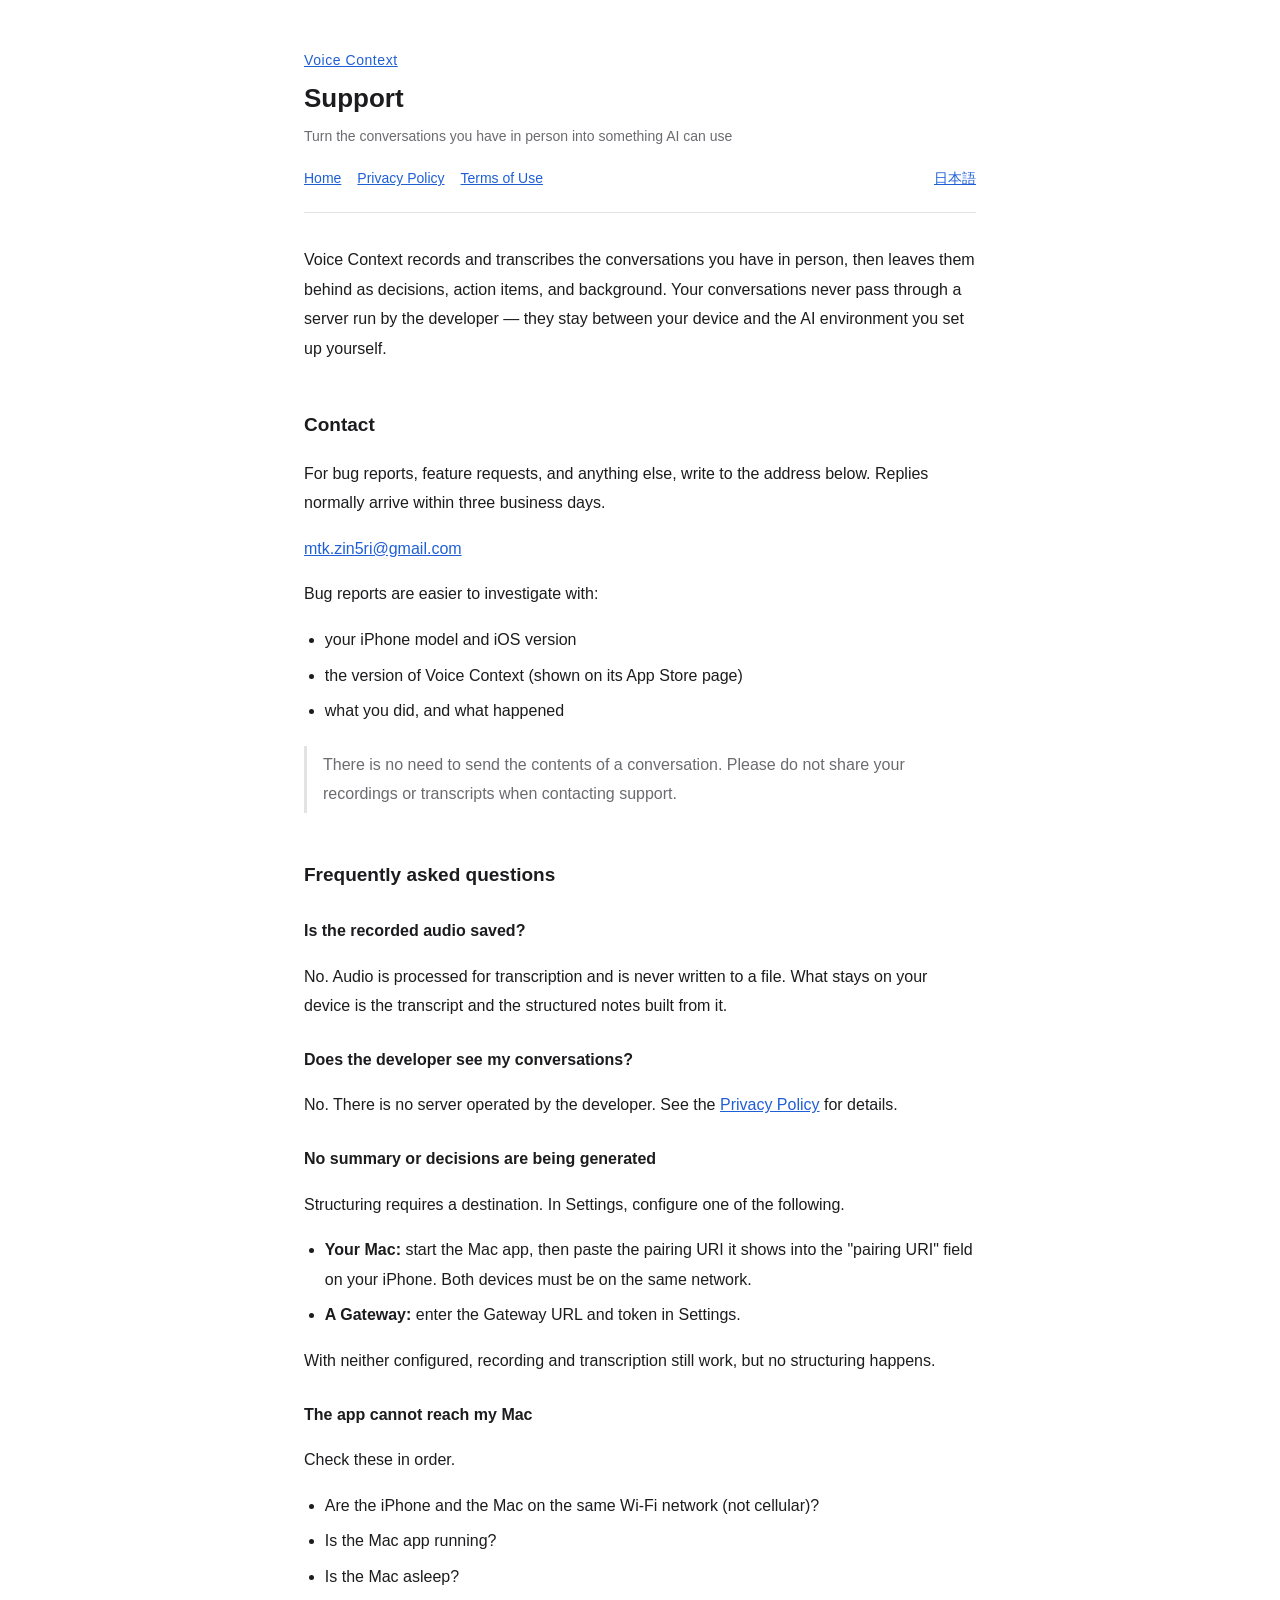
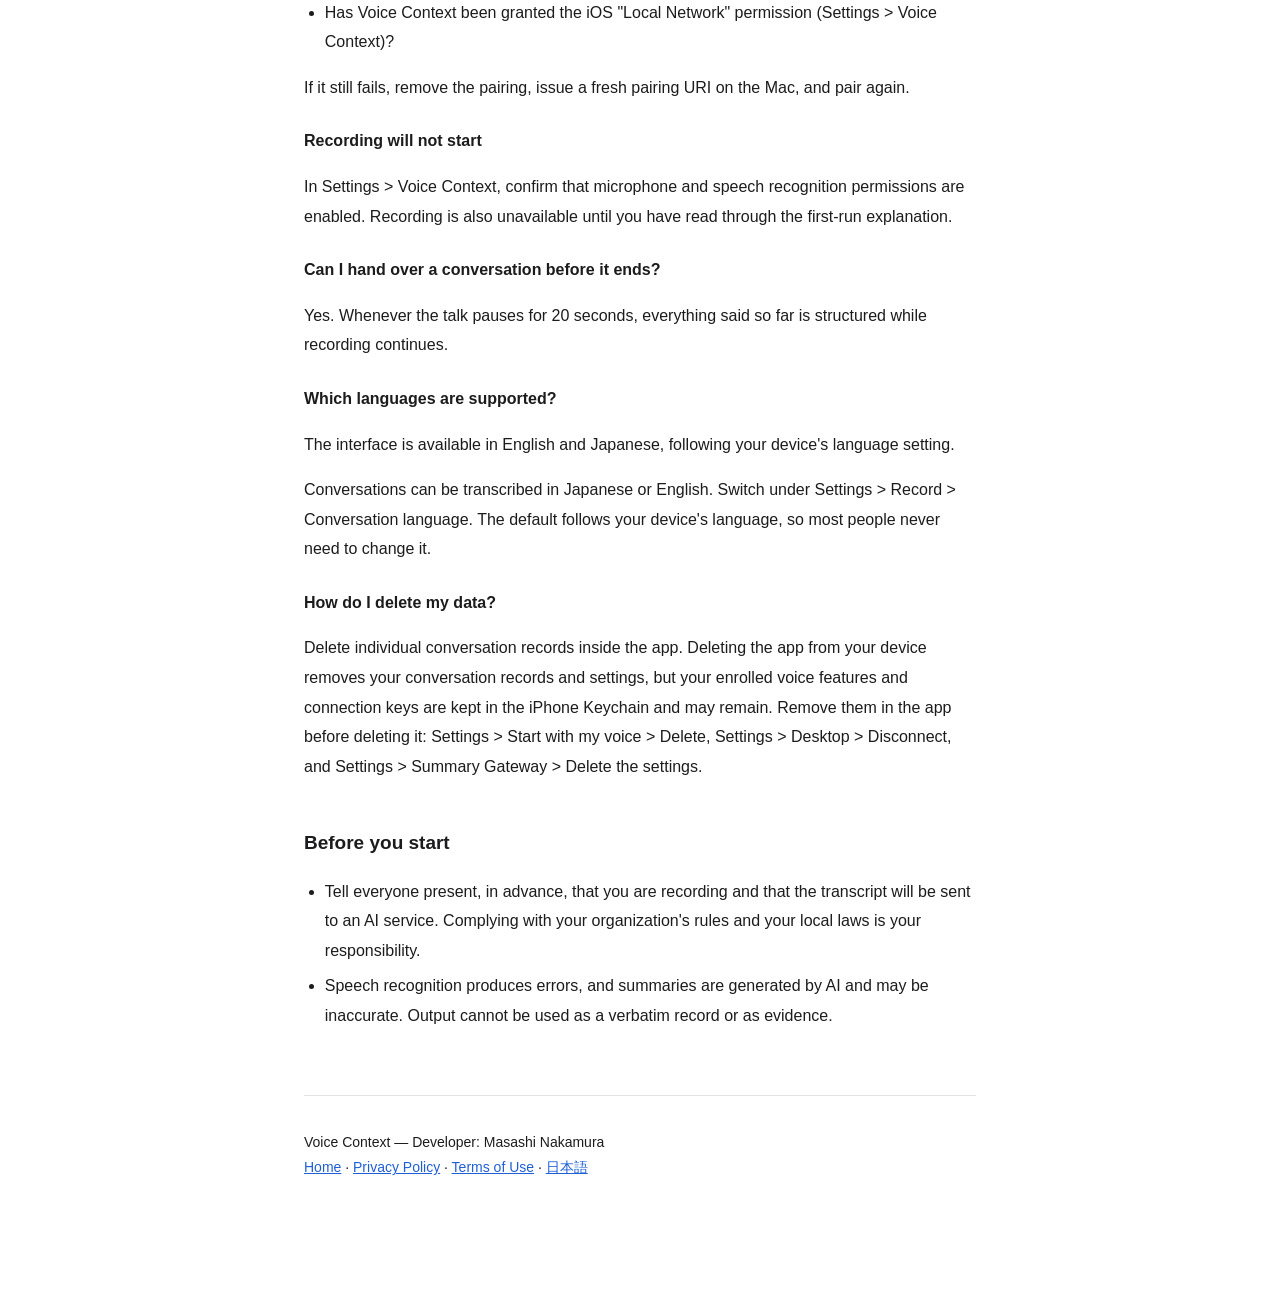
<file: en/support/index.html>
<!doctype html>
<html lang="en">
<head>
<meta charset="utf-8">
<meta name="viewport" content="width=device-width, initial-scale=1">
<title>Support | Voice Context</title>
<link rel="stylesheet" href="../../style.css?v=2">
</head>
<body>
<div class="wrap">
<header>
  <p class="app"><a href="../">Voice Context</a></p>
  <h1>Support</h1>
  <p class="meta">Turn the conversations you have in person into something AI can use</p>
  <nav><a href="../">Home</a><a href="../privacy.html">Privacy Policy</a><a href="../terms.html">Terms of Use</a><a class="lang" href="../../support/">日本語</a></nav>
</header>

<p>Voice Context records and transcribes the conversations you have in person, then leaves them behind as decisions, action items, and background. Your conversations never pass through a server run by the developer — they stay between your device and the AI environment you set up yourself.</p>

<h2>Contact</h2>
<p>For bug reports, feature requests, and anything else, write to the address below. Replies normally arrive within three business days.</p>
<p><a href="mailto:mtk.zin5ri@gmail.com">mtk.zin5ri@gmail.com</a></p>
<p>Bug reports are easier to investigate with:</p>
<ul>
  <li>your iPhone model and iOS version</li>
  <li>the version of Voice Context (shown on its App Store page)</li>
  <li>what you did, and what happened</li>
</ul>
<p class="note">There is no need to send the contents of a conversation. Please do not share your recordings or transcripts when contacting support.</p>

<h2>Frequently asked questions</h2>

<h3>Is the recorded audio saved?</h3>
<p>No. Audio is processed for transcription and is never written to a file. What stays on your device is the transcript and the structured notes built from it.</p>

<h3>Does the developer see my conversations?</h3>
<p>No. There is no server operated by the developer. See the <a href="../privacy.html">Privacy Policy</a> for details.</p>

<h3>No summary or decisions are being generated</h3>
<p>Structuring requires a destination. In Settings, configure one of the following.</p>
<ul>
  <li><strong>Your Mac:</strong> start the Mac app, then paste the pairing URI it shows into the "pairing URI" field on your iPhone. Both devices must be on the same network.</li>
  <li><strong>A Gateway:</strong> enter the Gateway URL and token in Settings.</li>
</ul>
<p>With neither configured, recording and transcription still work, but no structuring happens.</p>

<h3>The app cannot reach my Mac</h3>
<p>Check these in order.</p>
<ul>
  <li>Are the iPhone and the Mac on the same Wi-Fi network (not cellular)?</li>
  <li>Is the Mac app running?</li>
  <li>Is the Mac asleep?</li>
  <li>Has Voice Context been granted the iOS "Local Network" permission (Settings &gt; Voice Context)?</li>
</ul>
<p>If it still fails, remove the pairing, issue a fresh pairing URI on the Mac, and pair again.</p>

<h3>Recording will not start</h3>
<p>In Settings &gt; Voice Context, confirm that microphone and speech recognition permissions are enabled. Recording is also unavailable until you have read through the first-run explanation.</p>

<h3>Can I hand over a conversation before it ends?</h3>
<p>Yes. Whenever the talk pauses for 20 seconds, everything said so far is structured while recording continues.</p>

<h3>Which languages are supported?</h3>
<p>The interface is available in English and Japanese, following your device's language setting.</p>
<p>Conversations can be transcribed in Japanese or English. Switch under Settings &gt; Record &gt; Conversation language. The default follows your device's language, so most people never need to change it.</p>

<h3>How do I delete my data?</h3>
<p>Delete individual conversation records inside the app. Deleting the app from your device removes your conversation records and settings, but your enrolled voice features and connection keys are kept in the iPhone Keychain and may remain. Remove them in the app before deleting it: Settings &gt; Start with my voice &gt; Delete, Settings &gt; Desktop &gt; Disconnect, and Settings &gt; Summary Gateway &gt; Delete the settings.</p>

<h2>Before you start</h2>
<ul>
  <li>Tell everyone present, in advance, that you are recording and that the transcript will be sent to an AI service. Complying with your organization's rules and your local laws is your responsibility.</li>
  <li>Speech recognition produces errors, and summaries are generated by AI and may be inaccurate. Output cannot be used as a verbatim record or as evidence.</li>
</ul>

<footer>
  <p>Voice Context — Developer: Masashi Nakamura<br>
  <a href="../">Home</a> · <a href="../privacy.html">Privacy Policy</a> · <a href="../terms.html">Terms of Use</a> · <a href="../../support/">日本語</a></p>
</footer>
</div>
</body>
</html>
</file>
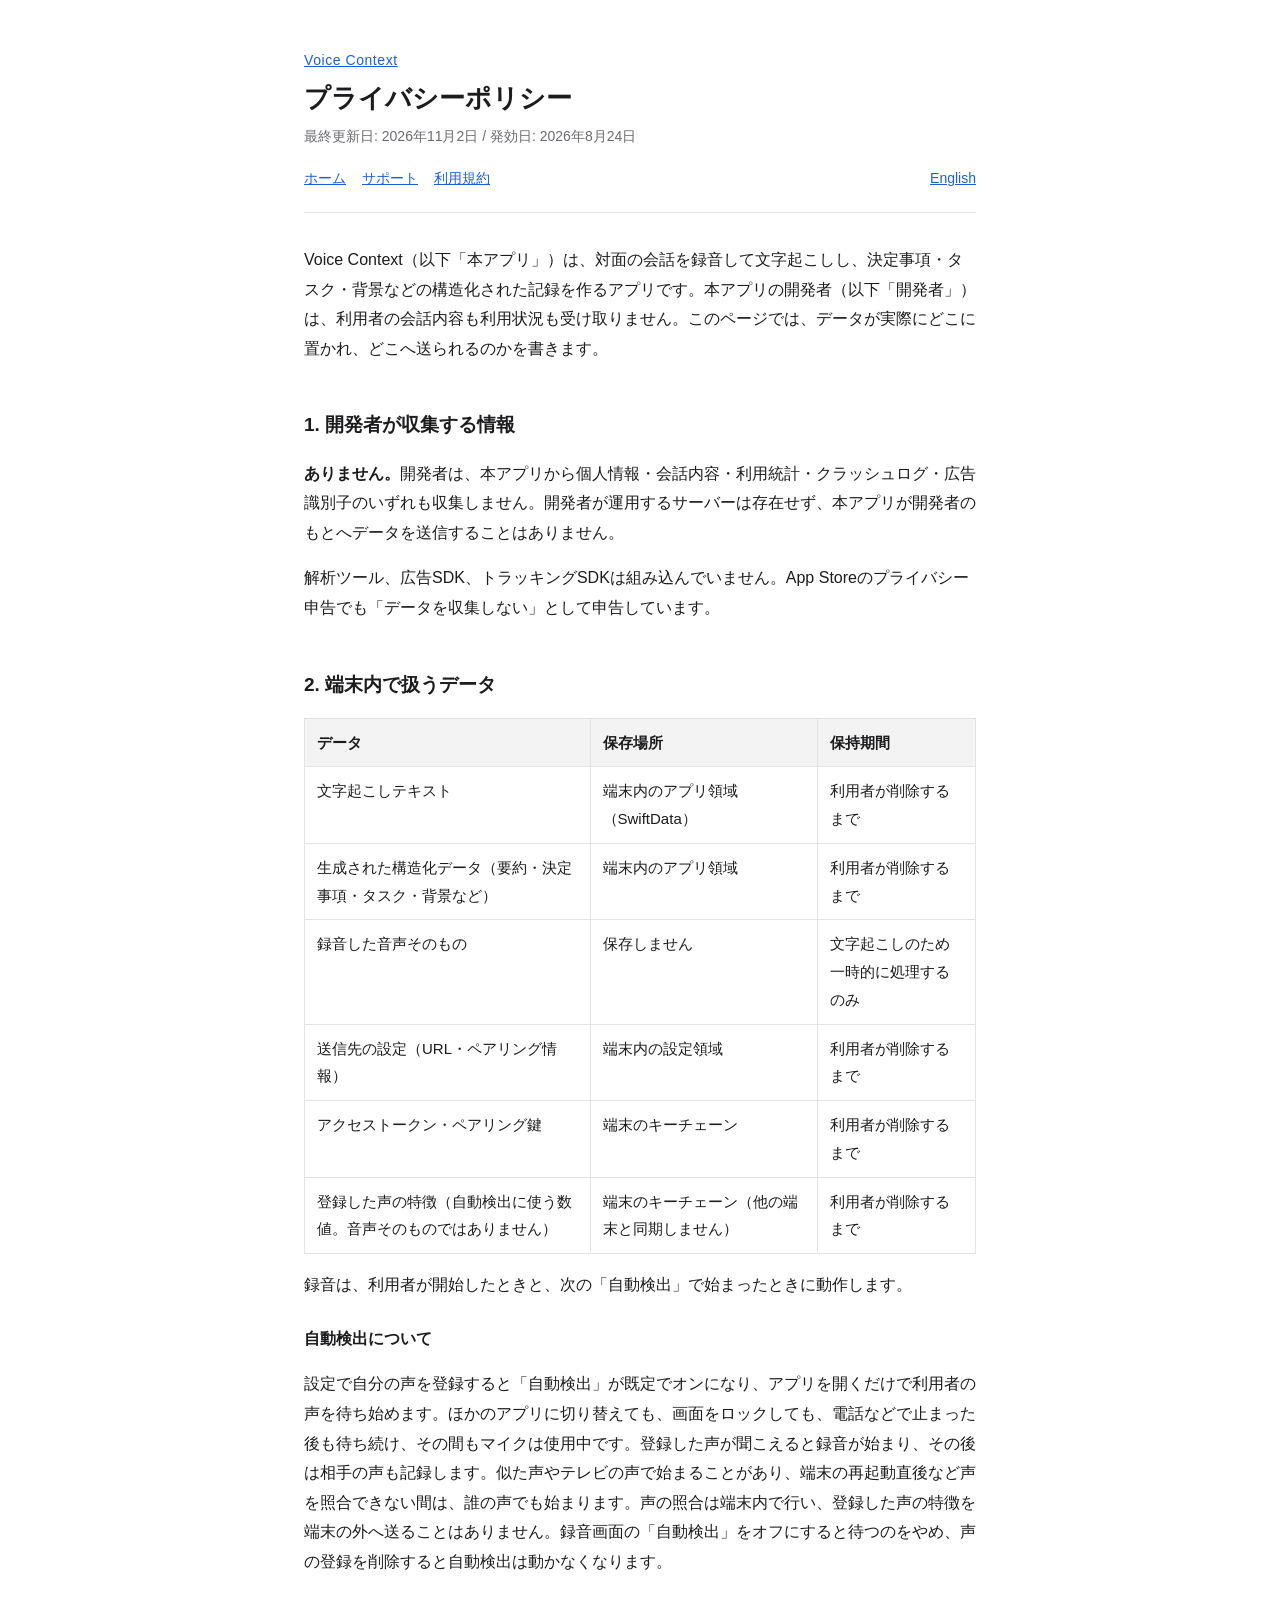
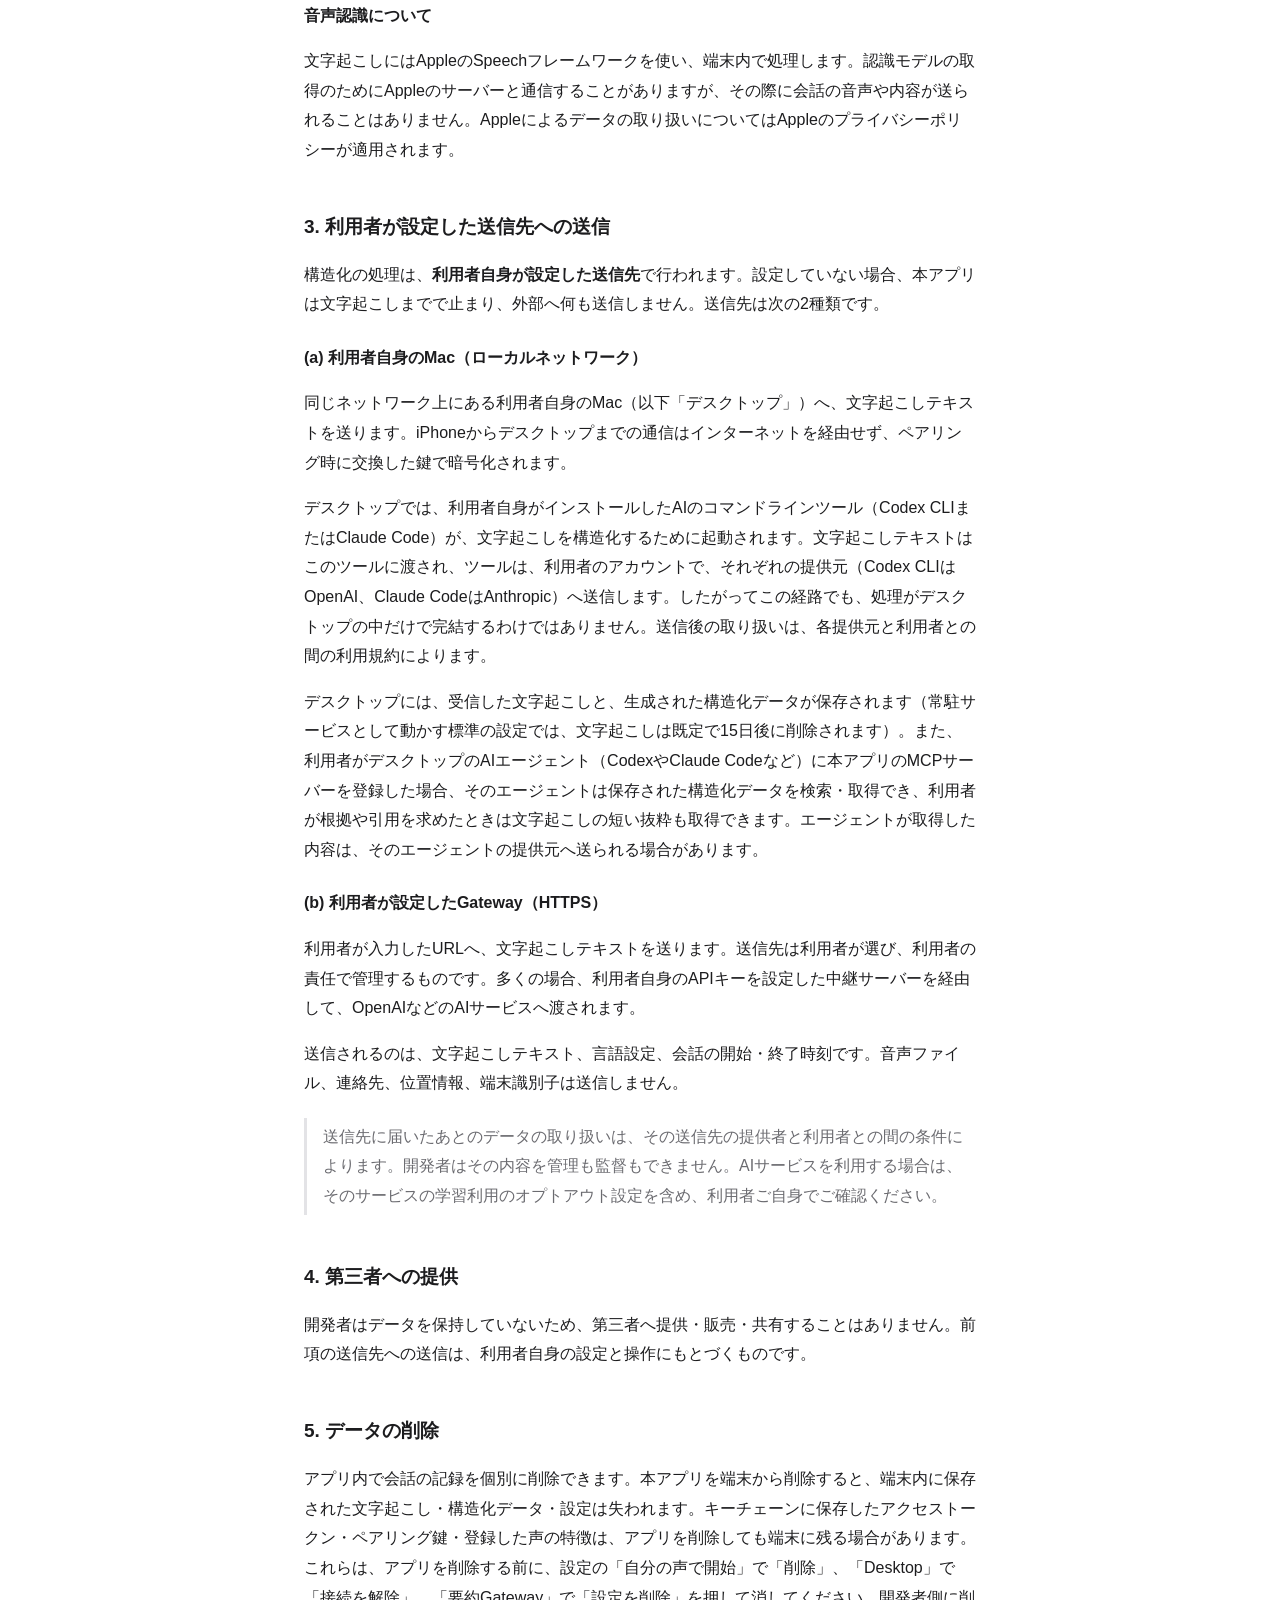
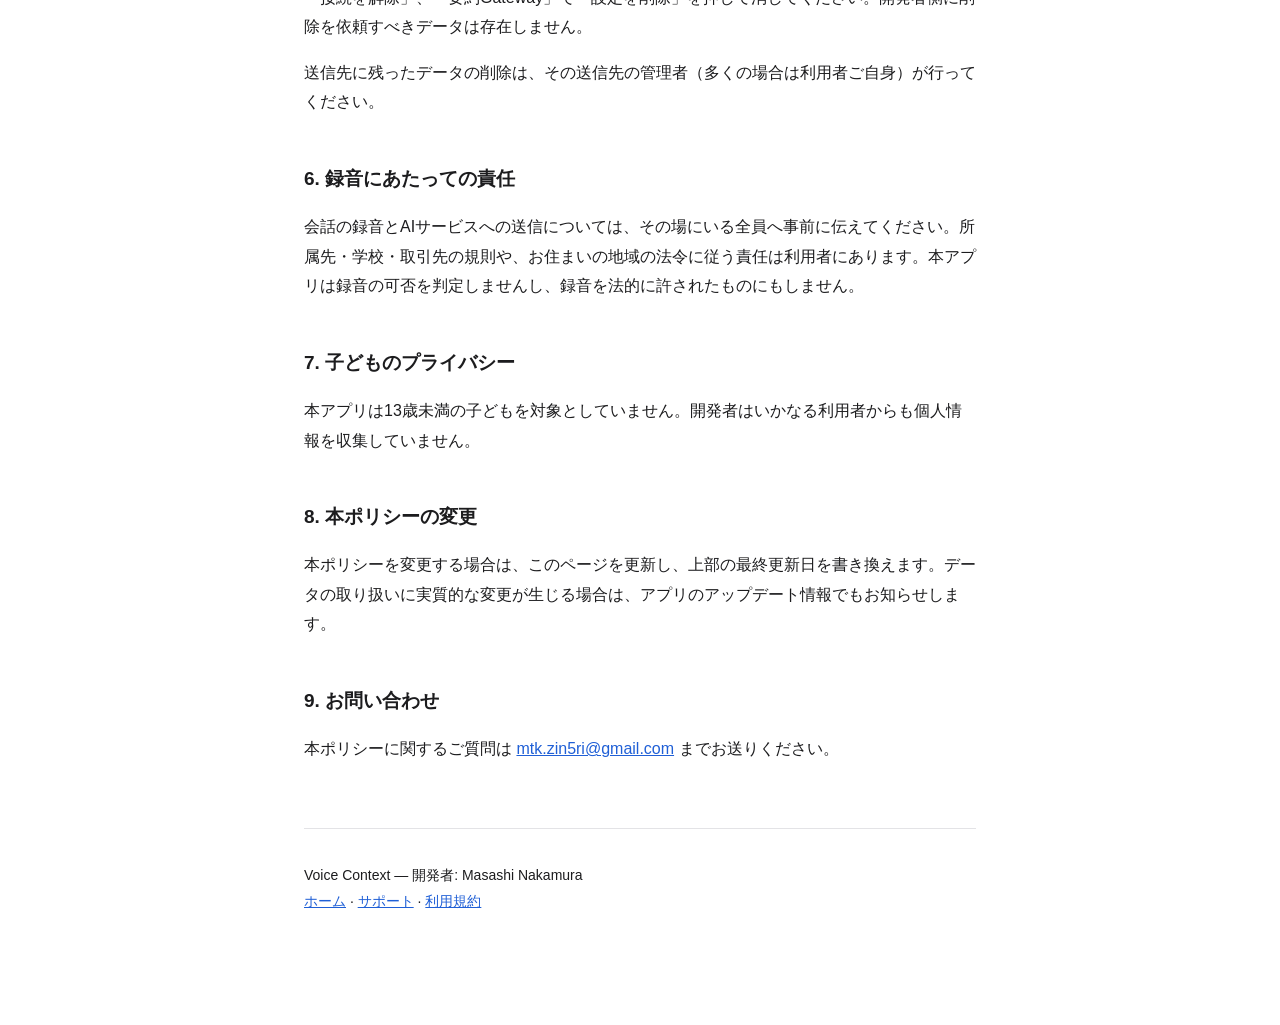
<file: privacy.html>
<!doctype html>
<html lang="ja">
<head>
<meta charset="utf-8">
<meta name="viewport" content="width=device-width, initial-scale=1">
<title>プライバシーポリシー | Voice Context</title>
<link rel="stylesheet" href="style.css?v=2">
</head>
<body>
<div class="wrap">
<header>
  <p class="app"><a href="./">Voice Context</a></p>
  <h1>プライバシーポリシー</h1>
  <p class="meta">最終更新日: 2026年11月2日 / 発効日: 2026年8月24日</p>
  <nav><a href="./">ホーム</a><a href="support/">サポート</a><a href="terms.html">利用規約</a><a class="lang" href="en/privacy.html">English</a></nav>
</header>

<p>Voice Context（以下「本アプリ」）は、対面の会話を録音して文字起こしし、決定事項・タスク・背景などの構造化された記録を作るアプリです。本アプリの開発者（以下「開発者」）は、利用者の会話内容も利用状況も受け取りません。このページでは、データが実際にどこに置かれ、どこへ送られるのかを書きます。</p>

<h2>1. 開発者が収集する情報</h2>

<p><strong>ありません。</strong>開発者は、本アプリから個人情報・会話内容・利用統計・クラッシュログ・広告識別子のいずれも収集しません。開発者が運用するサーバーは存在せず、本アプリが開発者のもとへデータを送信することはありません。</p>

<p>解析ツール、広告SDK、トラッキングSDKは組み込んでいません。App Storeのプライバシー申告でも「データを収集しない」として申告しています。</p>

<h2>2. 端末内で扱うデータ</h2>

<table>
  <tr><th>データ</th><th>保存場所</th><th>保持期間</th></tr>
  <tr><td>文字起こしテキスト</td><td>端末内のアプリ領域（SwiftData）</td><td>利用者が削除するまで</td></tr>
  <tr><td>生成された構造化データ（要約・決定事項・タスク・背景など）</td><td>端末内のアプリ領域</td><td>利用者が削除するまで</td></tr>
  <tr><td>録音した音声そのもの</td><td>保存しません</td><td>文字起こしのため一時的に処理するのみ</td></tr>
  <tr><td>送信先の設定（URL・ペアリング情報）</td><td>端末内の設定領域</td><td>利用者が削除するまで</td></tr>
  <tr><td>アクセストークン・ペアリング鍵</td><td>端末のキーチェーン</td><td>利用者が削除するまで</td></tr>
  <tr><td>登録した声の特徴（自動検出に使う数値。音声そのものではありません）</td><td>端末のキーチェーン（他の端末と同期しません）</td><td>利用者が削除するまで</td></tr>
</table>

<p>録音は、利用者が開始したときと、次の「自動検出」で始まったときに動作します。</p>

<h3>自動検出について</h3>
<p>設定で自分の声を登録すると「自動検出」が既定でオンになり、アプリを開くだけで利用者の声を待ち始めます。ほかのアプリに切り替えても、画面をロックしても、電話などで止まった後も待ち続け、その間もマイクは使用中です。登録した声が聞こえると録音が始まり、その後は相手の声も記録します。似た声やテレビの声で始まることがあり、端末の再起動直後など声を照合できない間は、誰の声でも始まります。声の照合は端末内で行い、登録した声の特徴を端末の外へ送ることはありません。録音画面の「自動検出」をオフにすると待つのをやめ、声の登録を削除すると自動検出は動かなくなります。</p>

<h3>音声認識について</h3>
<p>文字起こしにはAppleのSpeechフレームワークを使い、端末内で処理します。認識モデルの取得のためにAppleのサーバーと通信することがありますが、その際に会話の音声や内容が送られることはありません。Appleによるデータの取り扱いについてはAppleのプライバシーポリシーが適用されます。</p>

<h2>3. 利用者が設定した送信先への送信</h2>

<p>構造化の処理は、<strong>利用者自身が設定した送信先</strong>で行われます。設定していない場合、本アプリは文字起こしまでで止まり、外部へ何も送信しません。送信先は次の2種類です。</p>

<h3>(a) 利用者自身のMac（ローカルネットワーク）</h3>
<p>同じネットワーク上にある利用者自身のMac（以下「デスクトップ」）へ、文字起こしテキストを送ります。iPhoneからデスクトップまでの通信はインターネットを経由せず、ペアリング時に交換した鍵で暗号化されます。</p>
<p>デスクトップでは、利用者自身がインストールしたAIのコマンドラインツール（Codex CLIまたはClaude Code）が、文字起こしを構造化するために起動されます。文字起こしテキストはこのツールに渡され、ツールは、利用者のアカウントで、それぞれの提供元（Codex CLIはOpenAI、Claude CodeはAnthropic）へ送信します。したがってこの経路でも、処理がデスクトップの中だけで完結するわけではありません。送信後の取り扱いは、各提供元と利用者との間の利用規約によります。</p>
<p>デスクトップには、受信した文字起こしと、生成された構造化データが保存されます（常駐サービスとして動かす標準の設定では、文字起こしは既定で15日後に削除されます）。また、利用者がデスクトップのAIエージェント（CodexやClaude Codeなど）に本アプリのMCPサーバーを登録した場合、そのエージェントは保存された構造化データを検索・取得でき、利用者が根拠や引用を求めたときは文字起こしの短い抜粋も取得できます。エージェントが取得した内容は、そのエージェントの提供元へ送られる場合があります。</p>

<h3>(b) 利用者が設定したGateway（HTTPS）</h3>
<p>利用者が入力したURLへ、文字起こしテキストを送ります。送信先は利用者が選び、利用者の責任で管理するものです。多くの場合、利用者自身のAPIキーを設定した中継サーバーを経由して、OpenAIなどのAIサービスへ渡されます。</p>

<p>送信されるのは、文字起こしテキスト、言語設定、会話の開始・終了時刻です。音声ファイル、連絡先、位置情報、端末識別子は送信しません。</p>

<div class="note">
送信先に届いたあとのデータの取り扱いは、その送信先の提供者と利用者との間の条件によります。開発者はその内容を管理も監督もできません。AIサービスを利用する場合は、そのサービスの学習利用のオプトアウト設定を含め、利用者ご自身でご確認ください。
</div>

<h2>4. 第三者への提供</h2>
<p>開発者はデータを保持していないため、第三者へ提供・販売・共有することはありません。前項の送信先への送信は、利用者自身の設定と操作にもとづくものです。</p>

<h2>5. データの削除</h2>
<p>アプリ内で会話の記録を個別に削除できます。本アプリを端末から削除すると、端末内に保存された文字起こし・構造化データ・設定は失われます。キーチェーンに保存したアクセストークン・ペアリング鍵・登録した声の特徴は、アプリを削除しても端末に残る場合があります。これらは、アプリを削除する前に、設定の「自分の声で開始」で「削除」、「Desktop」で「接続を解除」、「要約Gateway」で「設定を削除」を押して消してください。開発者側に削除を依頼すべきデータは存在しません。</p>
<p>送信先に残ったデータの削除は、その送信先の管理者（多くの場合は利用者ご自身）が行ってください。</p>

<h2>6. 録音にあたっての責任</h2>
<p>会話の録音とAIサービスへの送信については、その場にいる全員へ事前に伝えてください。所属先・学校・取引先の規則や、お住まいの地域の法令に従う責任は利用者にあります。本アプリは録音の可否を判定しませんし、録音を法的に許されたものにもしません。</p>

<h2>7. 子どものプライバシー</h2>
<p>本アプリは13歳未満の子どもを対象としていません。開発者はいかなる利用者からも個人情報を収集していません。</p>

<h2>8. 本ポリシーの変更</h2>
<p>本ポリシーを変更する場合は、このページを更新し、上部の最終更新日を書き換えます。データの取り扱いに実質的な変更が生じる場合は、アプリのアップデート情報でもお知らせします。</p>

<h2>9. お問い合わせ</h2>
<p>本ポリシーに関するご質問は <a href="mailto:mtk.zin5ri@gmail.com">mtk.zin5ri@gmail.com</a> までお送りください。</p>

<footer>
  <p>Voice Context — 開発者: Masashi Nakamura<br>
  <a href="./">ホーム</a> · <a href="support/">サポート</a> · <a href="terms.html">利用規約</a></p>
</footer>
</div>
</body>
</html>
</file>
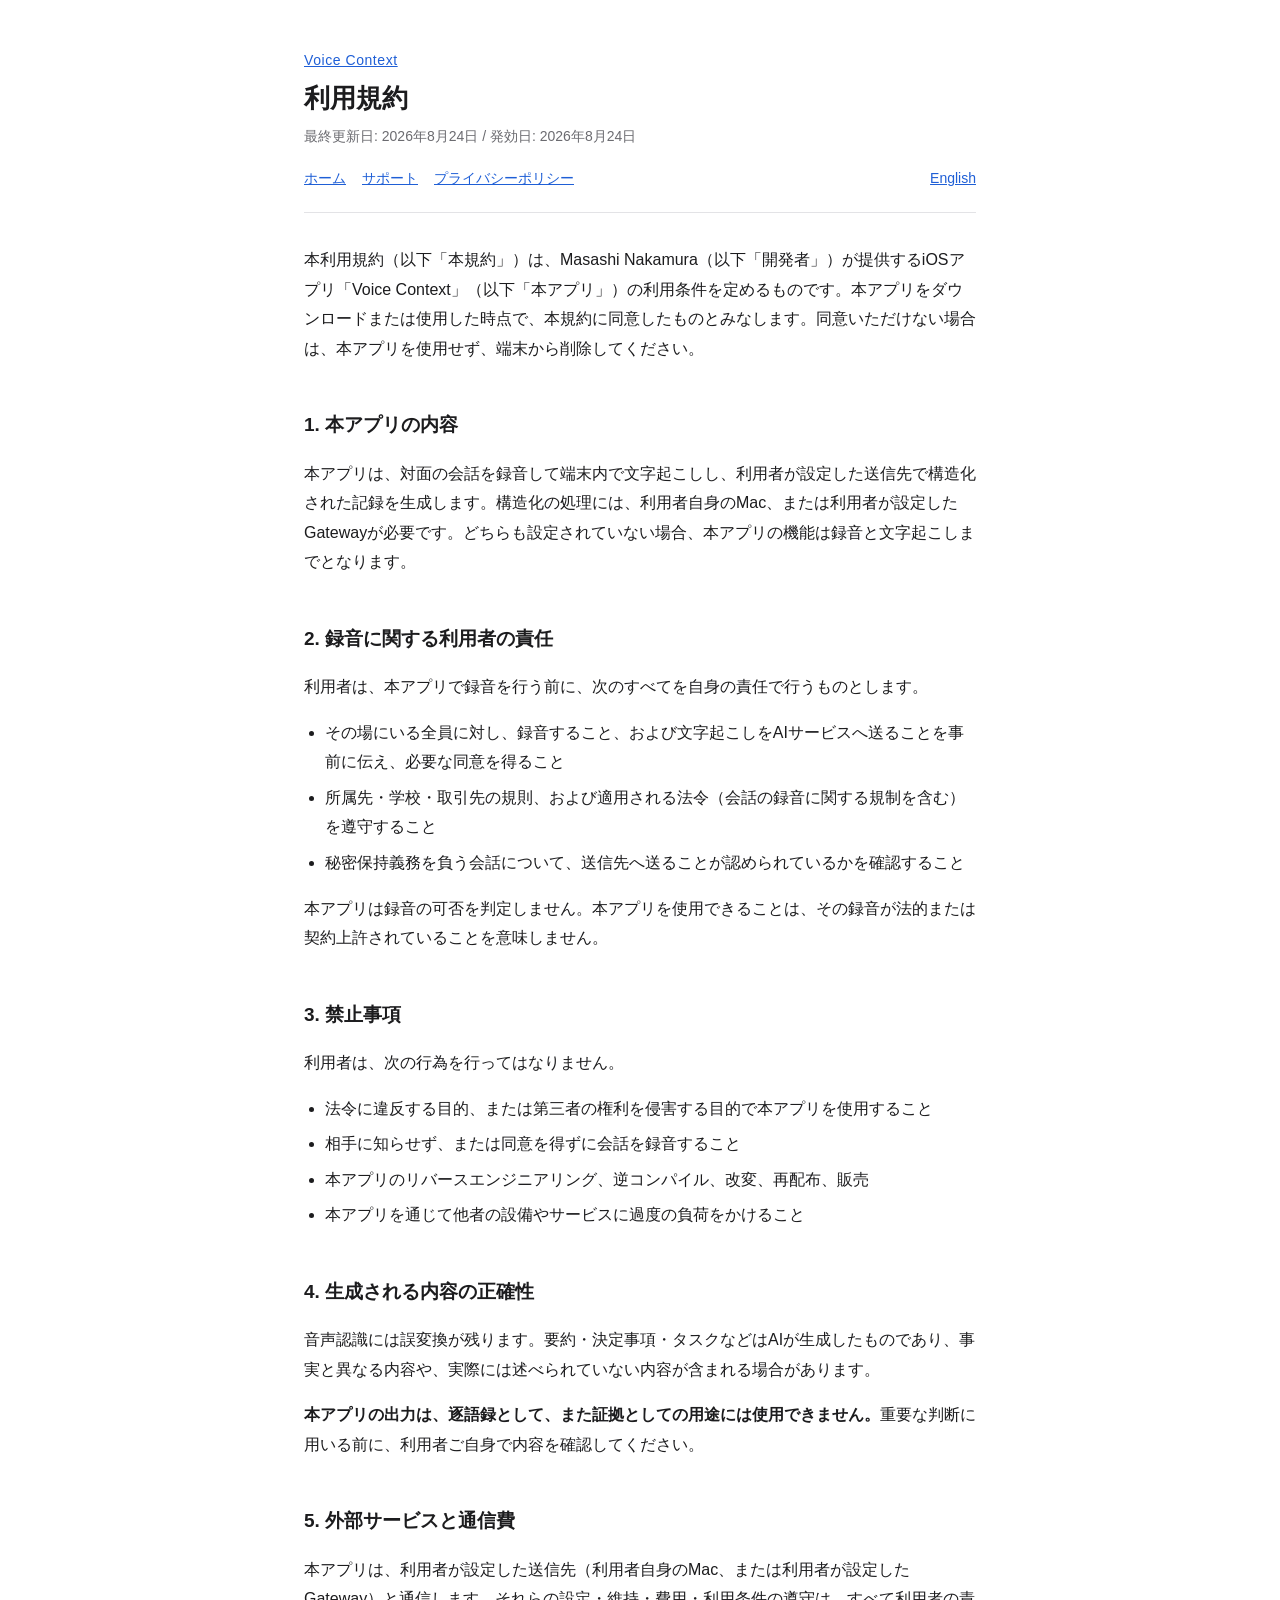
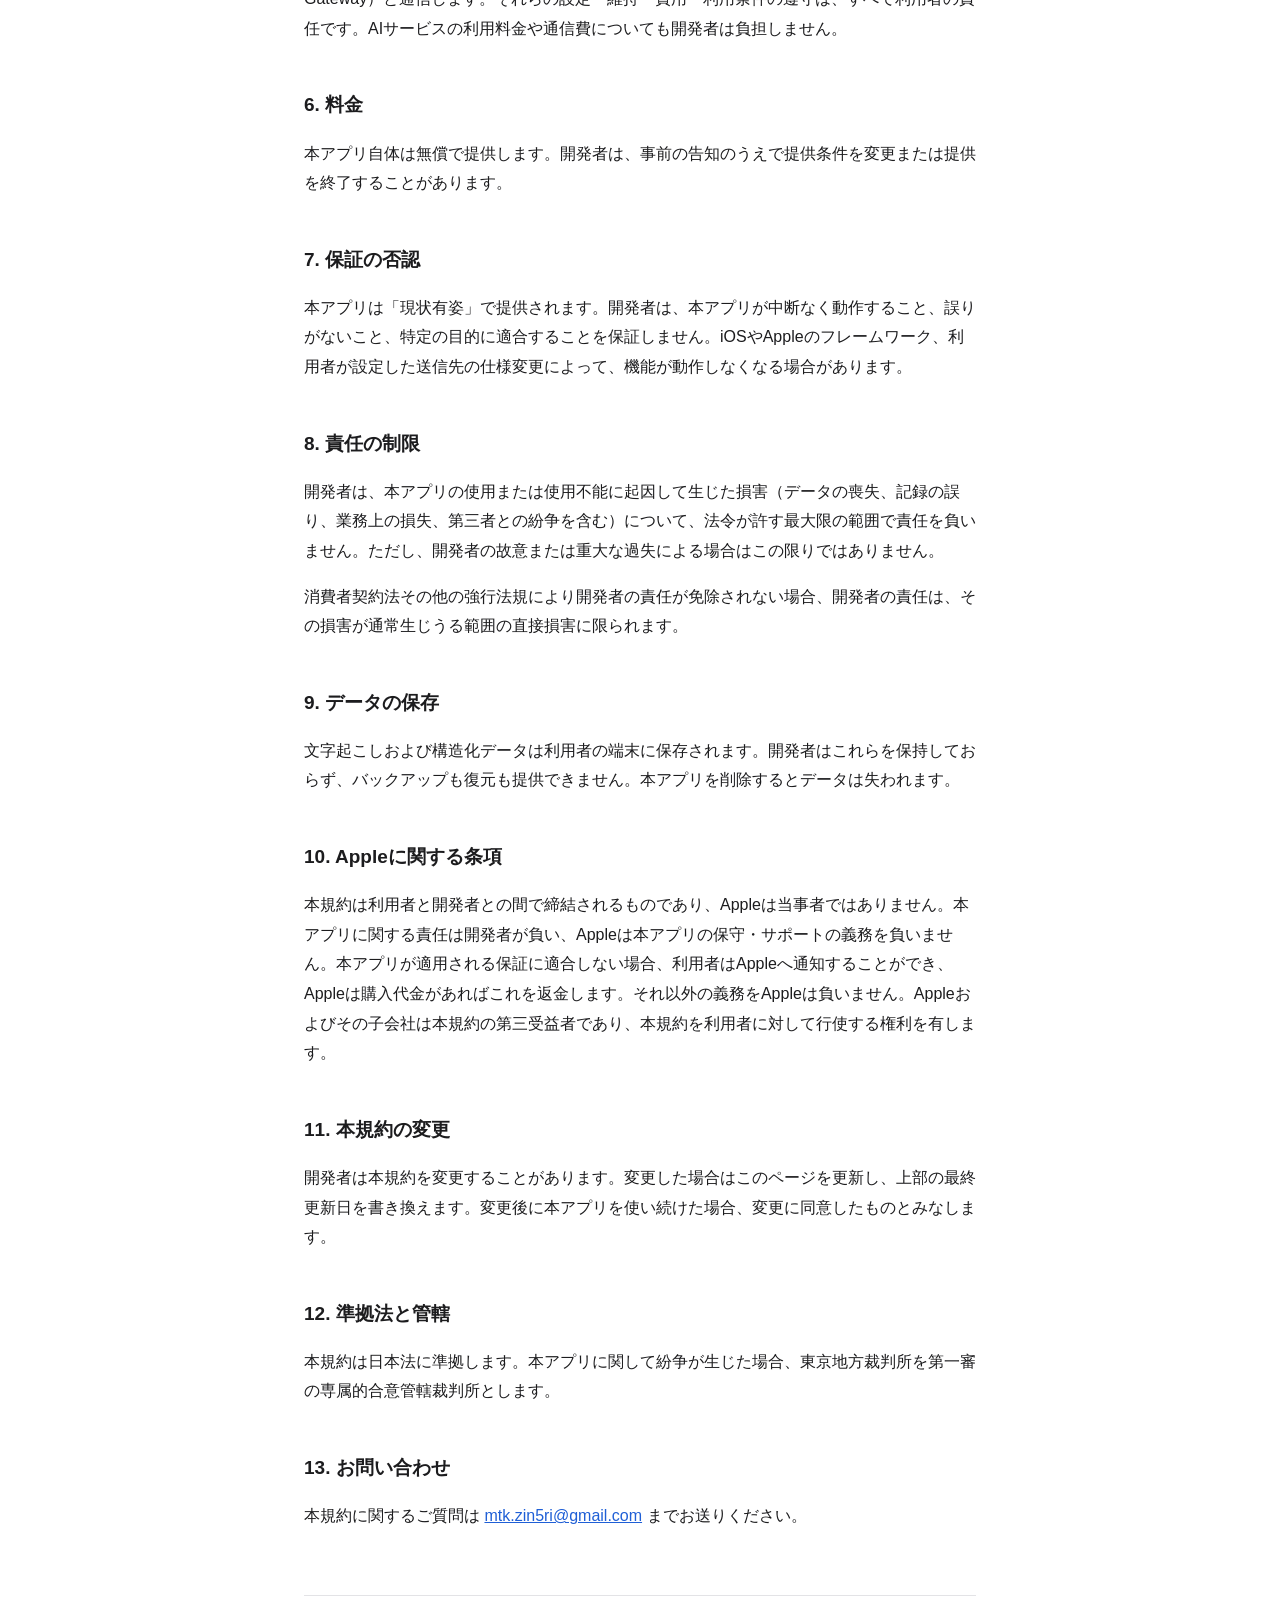
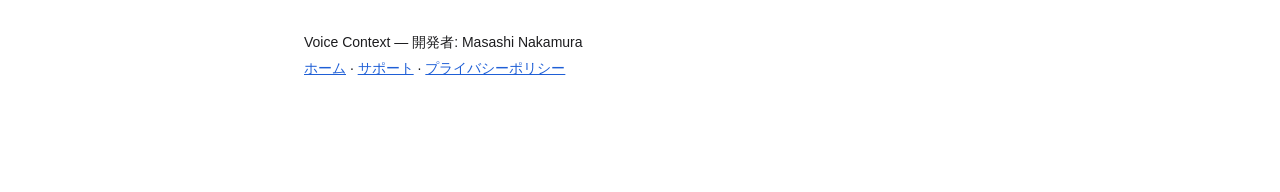
<file: terms.html>
<!doctype html>
<html lang="ja">
<head>
<meta charset="utf-8">
<meta name="viewport" content="width=device-width, initial-scale=1">
<title>利用規約 | Voice Context</title>
<link rel="stylesheet" href="style.css?v=2">
</head>
<body>
<div class="wrap">
<header>
  <p class="app"><a href="./">Voice Context</a></p>
  <h1>利用規約</h1>
  <p class="meta">最終更新日: 2026年8月24日 / 発効日: 2026年8月24日</p>
  <nav><a href="./">ホーム</a><a href="support/">サポート</a><a href="privacy.html">プライバシーポリシー</a><a class="lang" href="en/terms.html">English</a></nav>
</header>

<p>本利用規約（以下「本規約」）は、Masashi Nakamura（以下「開発者」）が提供するiOSアプリ「Voice Context」（以下「本アプリ」）の利用条件を定めるものです。本アプリをダウンロードまたは使用した時点で、本規約に同意したものとみなします。同意いただけない場合は、本アプリを使用せず、端末から削除してください。</p>

<h2>1. 本アプリの内容</h2>
<p>本アプリは、対面の会話を録音して端末内で文字起こしし、利用者が設定した送信先で構造化された記録を生成します。構造化の処理には、利用者自身のMac、または利用者が設定したGatewayが必要です。どちらも設定されていない場合、本アプリの機能は録音と文字起こしまでとなります。</p>

<h2>2. 録音に関する利用者の責任</h2>
<p>利用者は、本アプリで録音を行う前に、次のすべてを自身の責任で行うものとします。</p>
<ul>
  <li>その場にいる全員に対し、録音すること、および文字起こしをAIサービスへ送ることを事前に伝え、必要な同意を得ること</li>
  <li>所属先・学校・取引先の規則、および適用される法令（会話の録音に関する規制を含む）を遵守すること</li>
  <li>秘密保持義務を負う会話について、送信先へ送ることが認められているかを確認すること</li>
</ul>
<p>本アプリは録音の可否を判定しません。本アプリを使用できることは、その録音が法的または契約上許されていることを意味しません。</p>

<h2>3. 禁止事項</h2>
<p>利用者は、次の行為を行ってはなりません。</p>
<ul>
  <li>法令に違反する目的、または第三者の権利を侵害する目的で本アプリを使用すること</li>
  <li>相手に知らせず、または同意を得ずに会話を録音すること</li>
  <li>本アプリのリバースエンジニアリング、逆コンパイル、改変、再配布、販売</li>
  <li>本アプリを通じて他者の設備やサービスに過度の負荷をかけること</li>
</ul>

<h2>4. 生成される内容の正確性</h2>
<p>音声認識には誤変換が残ります。要約・決定事項・タスクなどはAIが生成したものであり、事実と異なる内容や、実際には述べられていない内容が含まれる場合があります。</p>
<p><strong>本アプリの出力は、逐語録として、また証拠としての用途には使用できません。</strong>重要な判断に用いる前に、利用者ご自身で内容を確認してください。</p>

<h2>5. 外部サービスと通信費</h2>
<p>本アプリは、利用者が設定した送信先（利用者自身のMac、または利用者が設定したGateway）と通信します。それらの設定・維持・費用・利用条件の遵守は、すべて利用者の責任です。AIサービスの利用料金や通信費についても開発者は負担しません。</p>

<h2>6. 料金</h2>
<p>本アプリ自体は無償で提供します。開発者は、事前の告知のうえで提供条件を変更または提供を終了することがあります。</p>

<h2>7. 保証の否認</h2>
<p>本アプリは「現状有姿」で提供されます。開発者は、本アプリが中断なく動作すること、誤りがないこと、特定の目的に適合することを保証しません。iOSやAppleのフレームワーク、利用者が設定した送信先の仕様変更によって、機能が動作しなくなる場合があります。</p>

<h2>8. 責任の制限</h2>
<p>開発者は、本アプリの使用または使用不能に起因して生じた損害（データの喪失、記録の誤り、業務上の損失、第三者との紛争を含む）について、法令が許す最大限の範囲で責任を負いません。ただし、開発者の故意または重大な過失による場合はこの限りではありません。</p>
<p>消費者契約法その他の強行法規により開発者の責任が免除されない場合、開発者の責任は、その損害が通常生じうる範囲の直接損害に限られます。</p>

<h2>9. データの保存</h2>
<p>文字起こしおよび構造化データは利用者の端末に保存されます。開発者はこれらを保持しておらず、バックアップも復元も提供できません。本アプリを削除するとデータは失われます。</p>

<h2>10. Appleに関する条項</h2>
<p>本規約は利用者と開発者との間で締結されるものであり、Appleは当事者ではありません。本アプリに関する責任は開発者が負い、Appleは本アプリの保守・サポートの義務を負いません。本アプリが適用される保証に適合しない場合、利用者はAppleへ通知することができ、Appleは購入代金があればこれを返金します。それ以外の義務をAppleは負いません。Appleおよびその子会社は本規約の第三受益者であり、本規約を利用者に対して行使する権利を有します。</p>

<h2>11. 本規約の変更</h2>
<p>開発者は本規約を変更することがあります。変更した場合はこのページを更新し、上部の最終更新日を書き換えます。変更後に本アプリを使い続けた場合、変更に同意したものとみなします。</p>

<h2>12. 準拠法と管轄</h2>
<p>本規約は日本法に準拠します。本アプリに関して紛争が生じた場合、東京地方裁判所を第一審の専属的合意管轄裁判所とします。</p>

<h2>13. お問い合わせ</h2>
<p>本規約に関するご質問は <a href="mailto:mtk.zin5ri@gmail.com">mtk.zin5ri@gmail.com</a> までお送りください。</p>

<footer>
  <p>Voice Context — 開発者: Masashi Nakamura<br>
  <a href="./">ホーム</a> · <a href="support/">サポート</a> · <a href="privacy.html">プライバシーポリシー</a></p>
</footer>
</div>
</body>
</html>
</file>
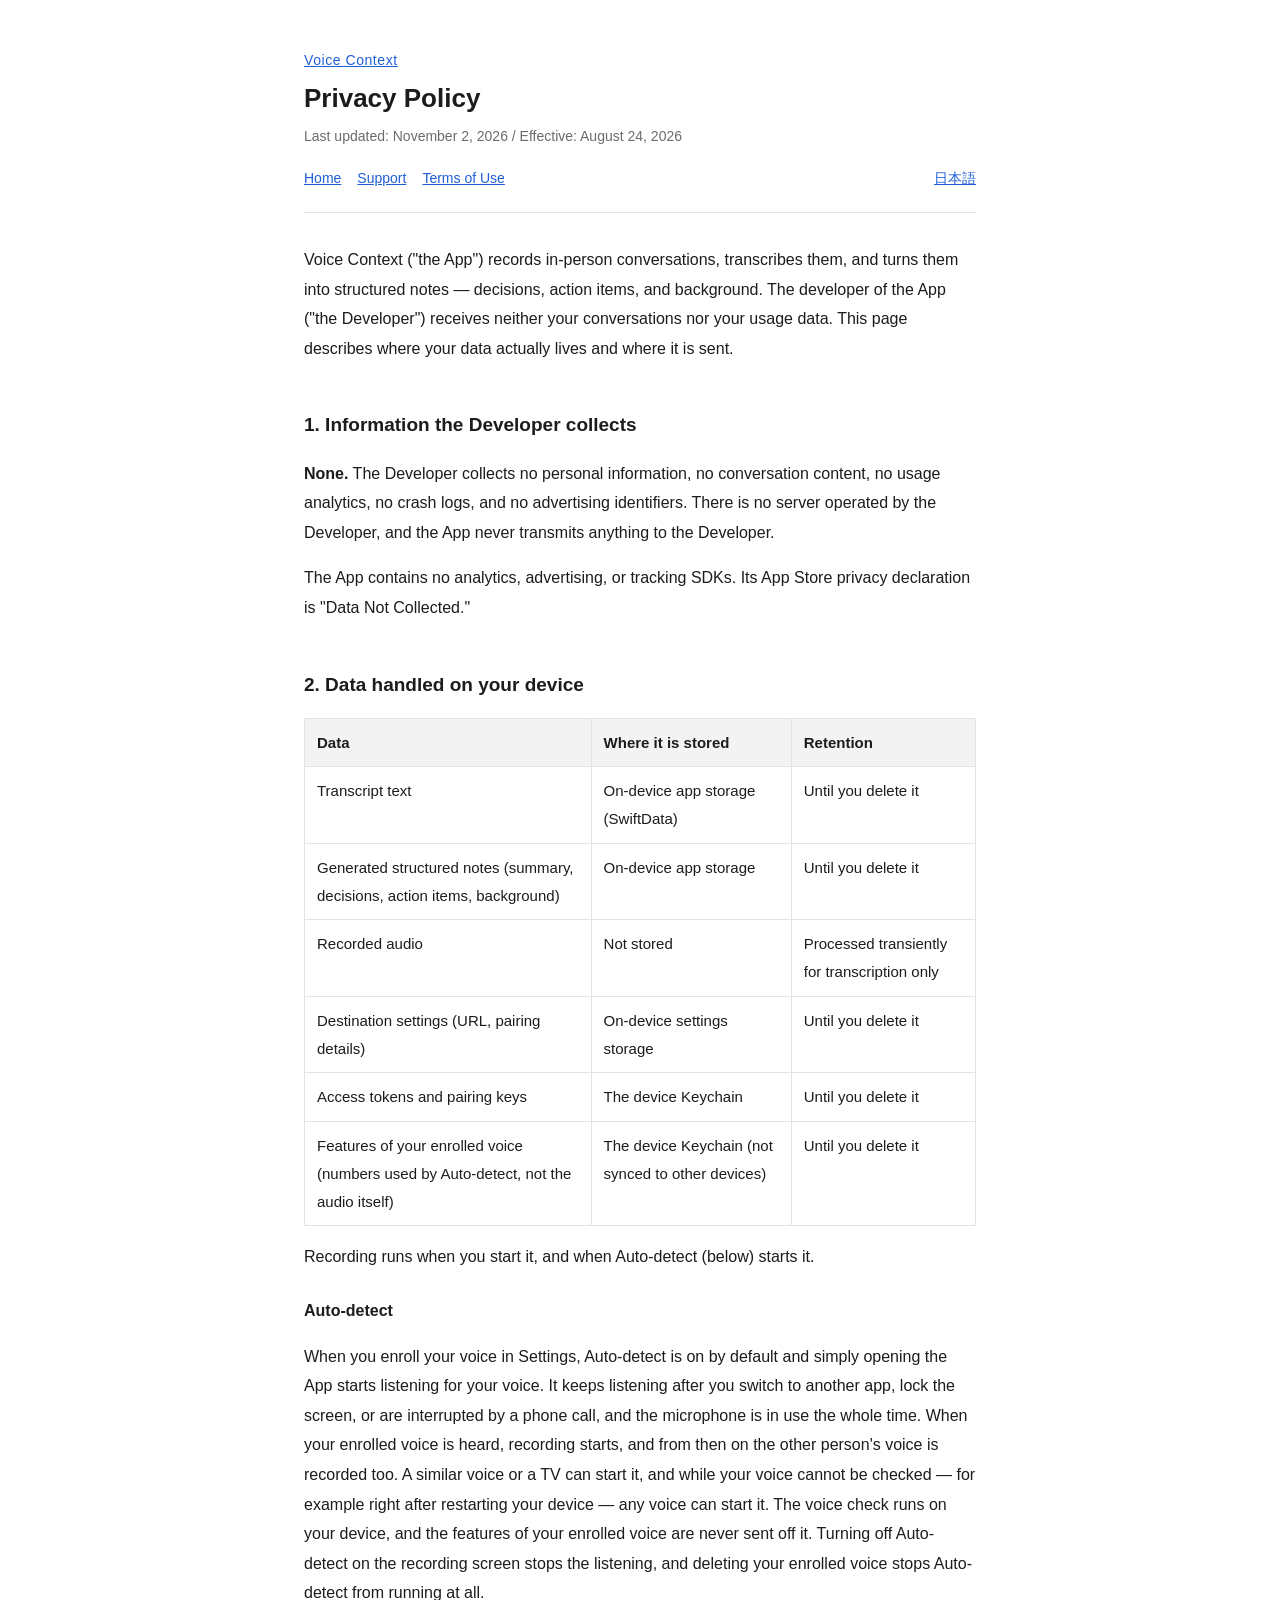
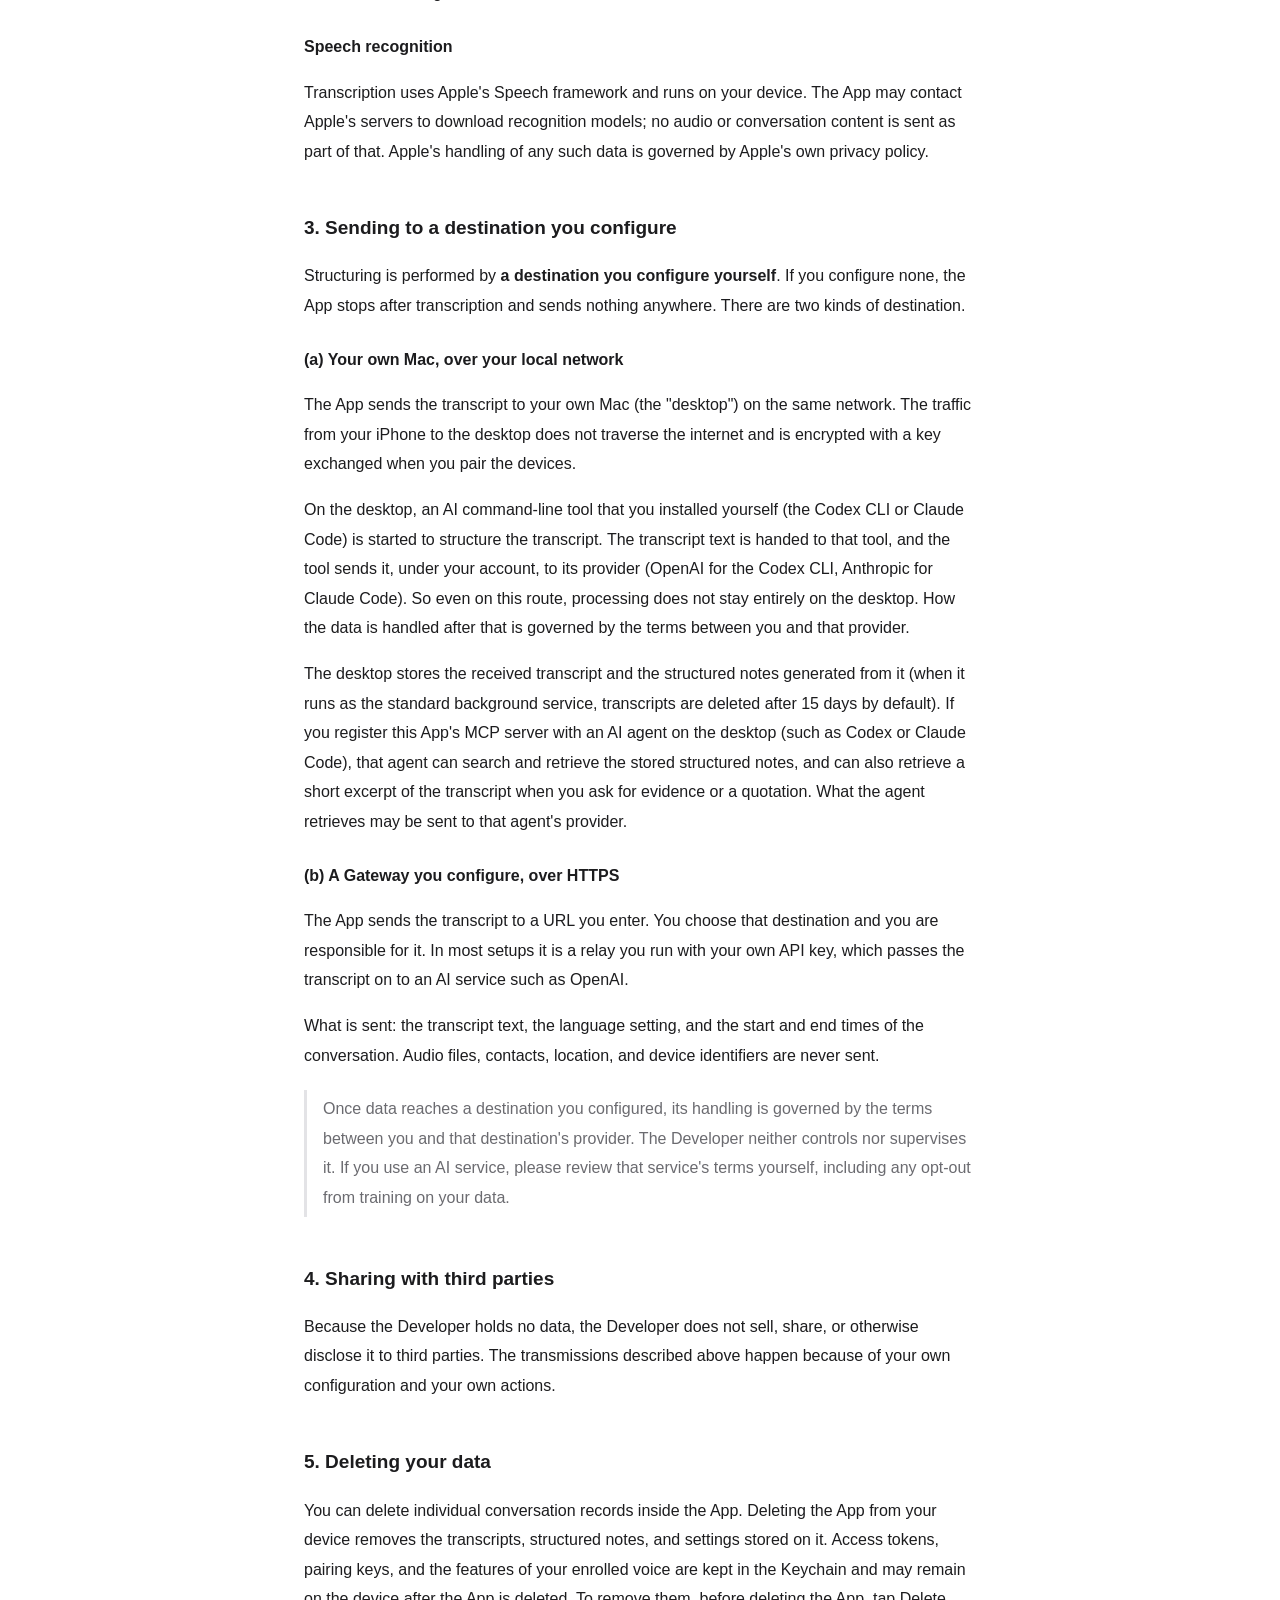
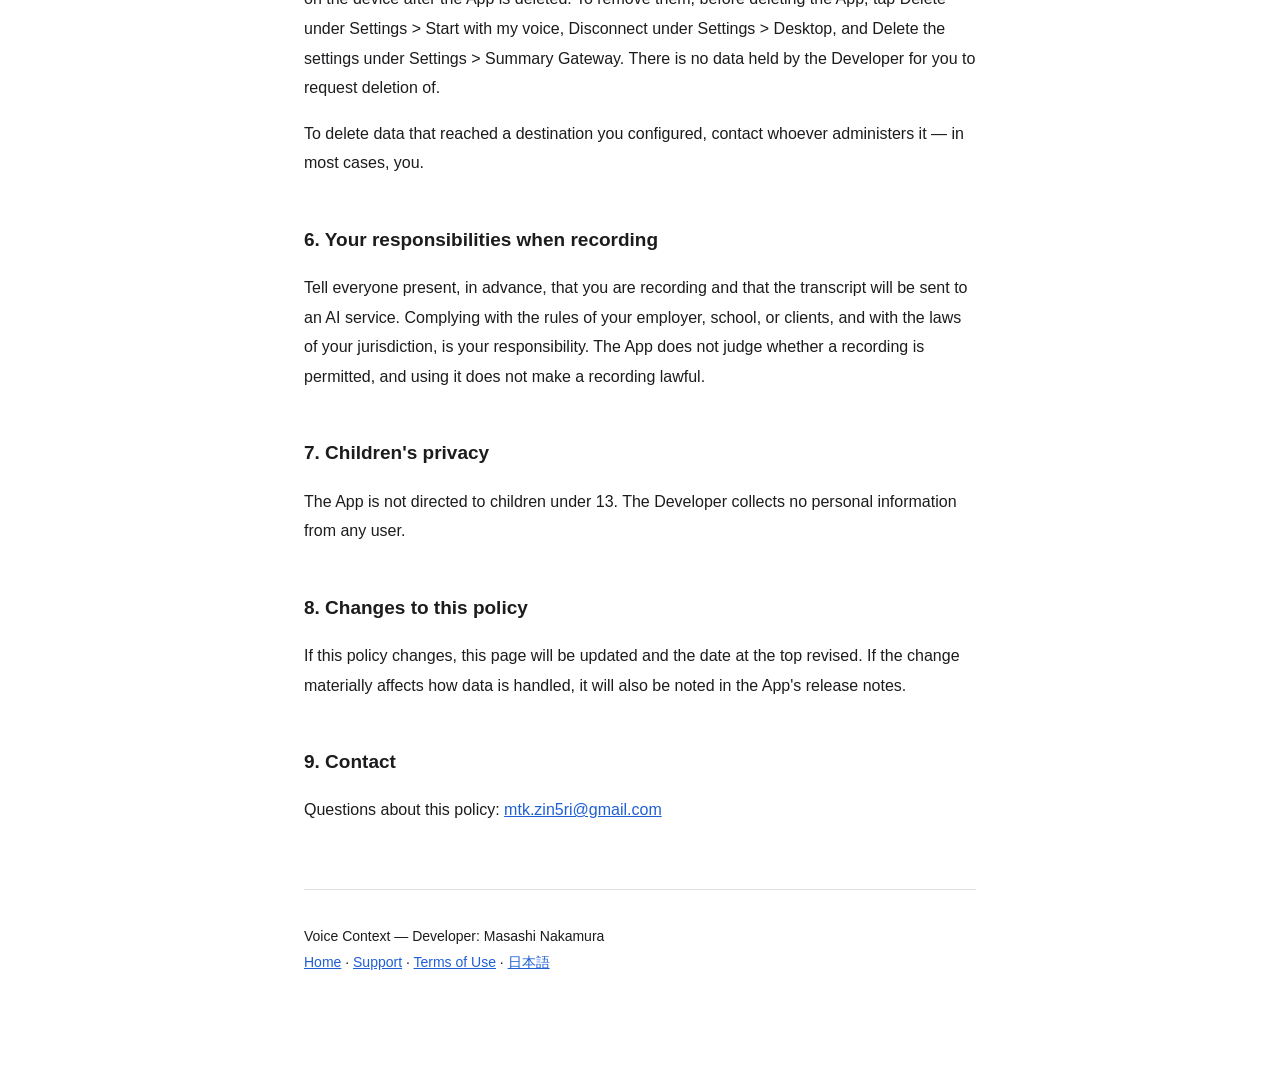
<file: en/privacy.html>
<!doctype html>
<html lang="en">
<head>
<meta charset="utf-8">
<meta name="viewport" content="width=device-width, initial-scale=1">
<title>Privacy Policy | Voice Context</title>
<link rel="stylesheet" href="../style.css?v=2">
</head>
<body>
<div class="wrap">
<header>
  <p class="app"><a href="./">Voice Context</a></p>
  <h1>Privacy Policy</h1>
  <p class="meta">Last updated: November 2, 2026 / Effective: August 24, 2026</p>
  <nav><a href="./">Home</a><a href="support/">Support</a><a href="terms.html">Terms of Use</a><a class="lang" href="../privacy.html">日本語</a></nav>
</header>

<p>Voice Context ("the App") records in-person conversations, transcribes them, and turns them into structured notes — decisions, action items, and background. The developer of the App ("the Developer") receives neither your conversations nor your usage data. This page describes where your data actually lives and where it is sent.</p>

<h2>1. Information the Developer collects</h2>

<p><strong>None.</strong> The Developer collects no personal information, no conversation content, no usage analytics, no crash logs, and no advertising identifiers. There is no server operated by the Developer, and the App never transmits anything to the Developer.</p>

<p>The App contains no analytics, advertising, or tracking SDKs. Its App Store privacy declaration is "Data Not Collected."</p>

<h2>2. Data handled on your device</h2>

<table>
  <tr><th>Data</th><th>Where it is stored</th><th>Retention</th></tr>
  <tr><td>Transcript text</td><td>On-device app storage (SwiftData)</td><td>Until you delete it</td></tr>
  <tr><td>Generated structured notes (summary, decisions, action items, background)</td><td>On-device app storage</td><td>Until you delete it</td></tr>
  <tr><td>Recorded audio</td><td>Not stored</td><td>Processed transiently for transcription only</td></tr>
  <tr><td>Destination settings (URL, pairing details)</td><td>On-device settings storage</td><td>Until you delete it</td></tr>
  <tr><td>Access tokens and pairing keys</td><td>The device Keychain</td><td>Until you delete it</td></tr>
  <tr><td>Features of your enrolled voice (numbers used by Auto-detect, not the audio itself)</td><td>The device Keychain (not synced to other devices)</td><td>Until you delete it</td></tr>
</table>

<p>Recording runs when you start it, and when Auto-detect (below) starts it.</p>

<h3>Auto-detect</h3>
<p>When you enroll your voice in Settings, Auto-detect is on by default and simply opening the App starts listening for your voice. It keeps listening after you switch to another app, lock the screen, or are interrupted by a phone call, and the microphone is in use the whole time. When your enrolled voice is heard, recording starts, and from then on the other person's voice is recorded too. A similar voice or a TV can start it, and while your voice cannot be checked — for example right after restarting your device — any voice can start it. The voice check runs on your device, and the features of your enrolled voice are never sent off it. Turning off Auto-detect on the recording screen stops the listening, and deleting your enrolled voice stops Auto-detect from running at all.</p>

<h3>Speech recognition</h3>
<p>Transcription uses Apple's Speech framework and runs on your device. The App may contact Apple's servers to download recognition models; no audio or conversation content is sent as part of that. Apple's handling of any such data is governed by Apple's own privacy policy.</p>

<h2>3. Sending to a destination you configure</h2>

<p>Structuring is performed by <strong>a destination you configure yourself</strong>. If you configure none, the App stops after transcription and sends nothing anywhere. There are two kinds of destination.</p>

<h3>(a) Your own Mac, over your local network</h3>
<p>The App sends the transcript to your own Mac (the "desktop") on the same network. The traffic from your iPhone to the desktop does not traverse the internet and is encrypted with a key exchanged when you pair the devices.</p>
<p>On the desktop, an AI command-line tool that you installed yourself (the Codex CLI or Claude Code) is started to structure the transcript. The transcript text is handed to that tool, and the tool sends it, under your account, to its provider (OpenAI for the Codex CLI, Anthropic for Claude Code). So even on this route, processing does not stay entirely on the desktop. How the data is handled after that is governed by the terms between you and that provider.</p>
<p>The desktop stores the received transcript and the structured notes generated from it (when it runs as the standard background service, transcripts are deleted after 15 days by default). If you register this App's MCP server with an AI agent on the desktop (such as Codex or Claude Code), that agent can search and retrieve the stored structured notes, and can also retrieve a short excerpt of the transcript when you ask for evidence or a quotation. What the agent retrieves may be sent to that agent's provider.</p>

<h3>(b) A Gateway you configure, over HTTPS</h3>
<p>The App sends the transcript to a URL you enter. You choose that destination and you are responsible for it. In most setups it is a relay you run with your own API key, which passes the transcript on to an AI service such as OpenAI.</p>

<p>What is sent: the transcript text, the language setting, and the start and end times of the conversation. Audio files, contacts, location, and device identifiers are never sent.</p>

<div class="note">
Once data reaches a destination you configured, its handling is governed by the terms between you and that destination's provider. The Developer neither controls nor supervises it. If you use an AI service, please review that service's terms yourself, including any opt-out from training on your data.
</div>

<h2>4. Sharing with third parties</h2>
<p>Because the Developer holds no data, the Developer does not sell, share, or otherwise disclose it to third parties. The transmissions described above happen because of your own configuration and your own actions.</p>

<h2>5. Deleting your data</h2>
<p>You can delete individual conversation records inside the App. Deleting the App from your device removes the transcripts, structured notes, and settings stored on it. Access tokens, pairing keys, and the features of your enrolled voice are kept in the Keychain and may remain on the device after the App is deleted. To remove them, before deleting the App, tap Delete under Settings &gt; Start with my voice, Disconnect under Settings &gt; Desktop, and Delete the settings under Settings &gt; Summary Gateway. There is no data held by the Developer for you to request deletion of.</p>
<p>To delete data that reached a destination you configured, contact whoever administers it — in most cases, you.</p>

<h2>6. Your responsibilities when recording</h2>
<p>Tell everyone present, in advance, that you are recording and that the transcript will be sent to an AI service. Complying with the rules of your employer, school, or clients, and with the laws of your jurisdiction, is your responsibility. The App does not judge whether a recording is permitted, and using it does not make a recording lawful.</p>

<h2>7. Children's privacy</h2>
<p>The App is not directed to children under 13. The Developer collects no personal information from any user.</p>

<h2>8. Changes to this policy</h2>
<p>If this policy changes, this page will be updated and the date at the top revised. If the change materially affects how data is handled, it will also be noted in the App's release notes.</p>

<h2>9. Contact</h2>
<p>Questions about this policy: <a href="mailto:mtk.zin5ri@gmail.com">mtk.zin5ri@gmail.com</a></p>

<footer>
  <p>Voice Context — Developer: Masashi Nakamura<br>
  <a href="./">Home</a> · <a href="support/">Support</a> · <a href="terms.html">Terms of Use</a> · <a href="../privacy.html">日本語</a></p>
</footer>
</div>
</body>
</html>
</file>
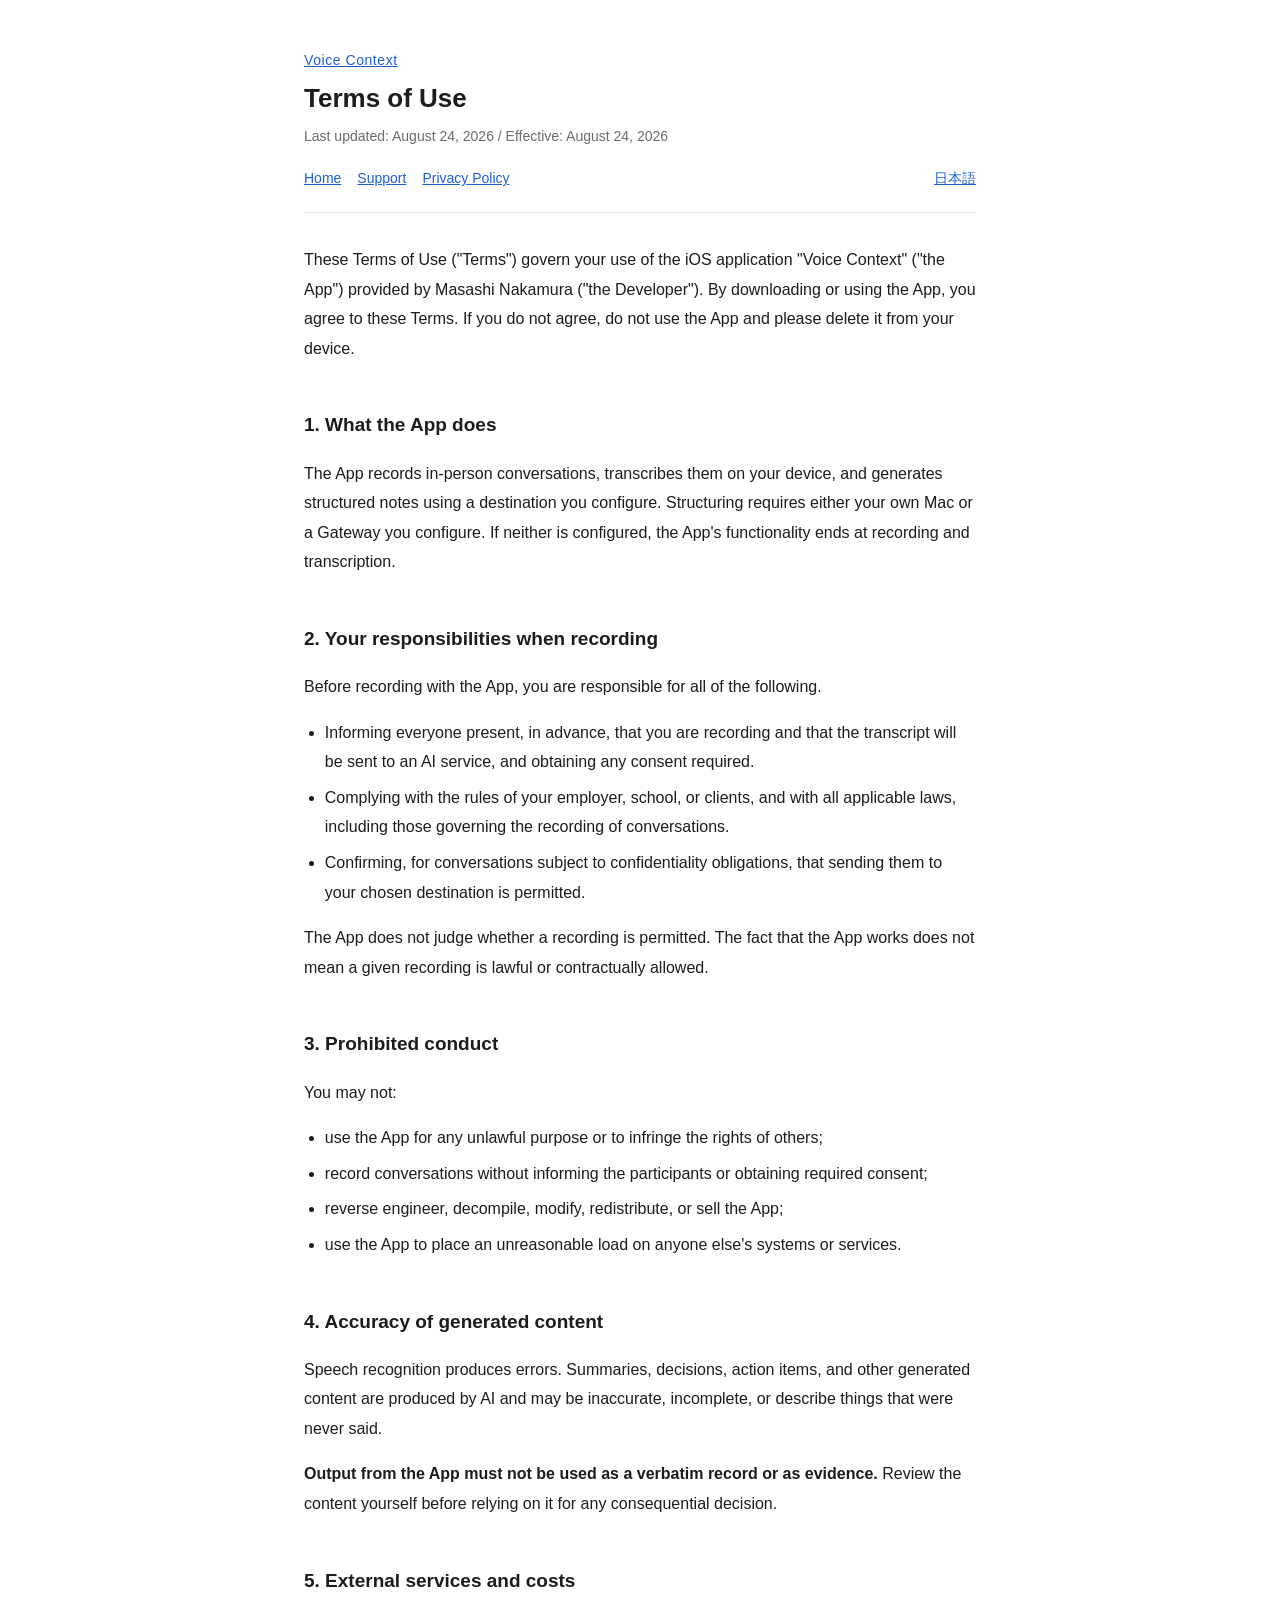
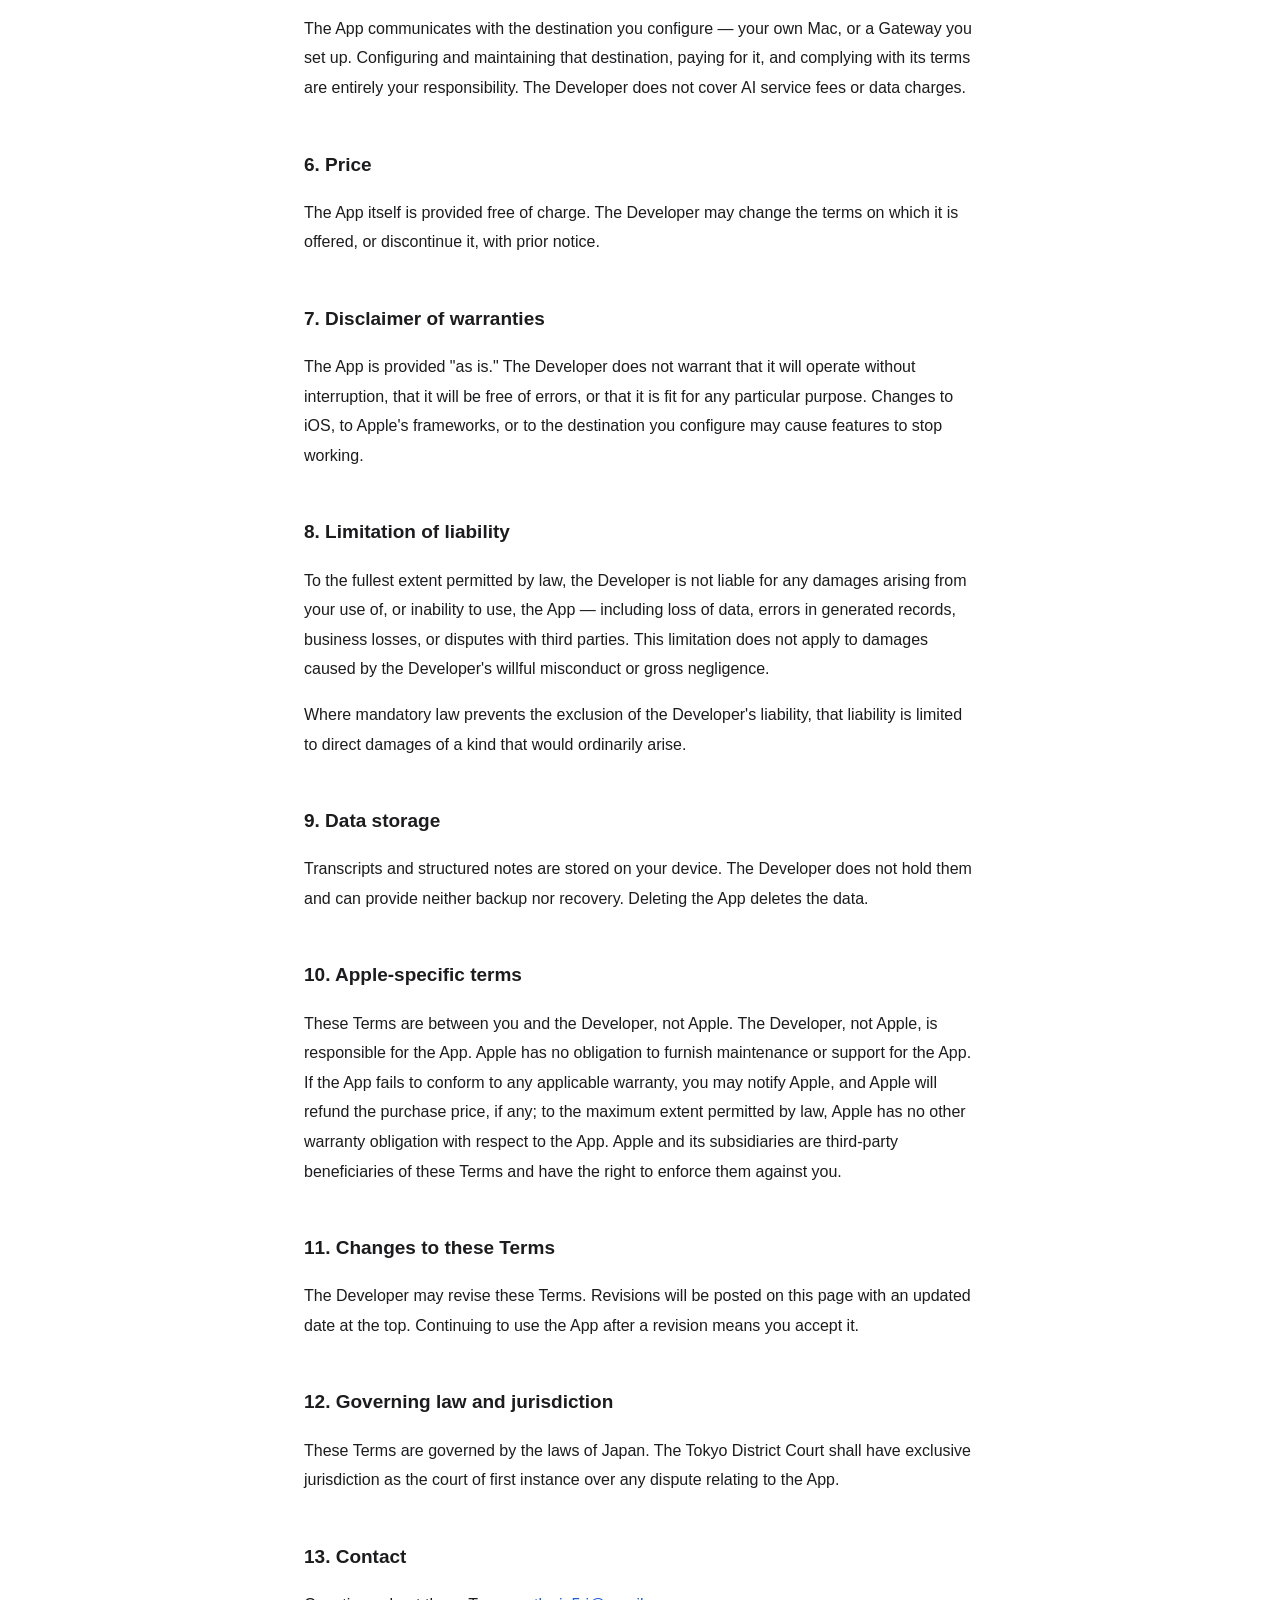
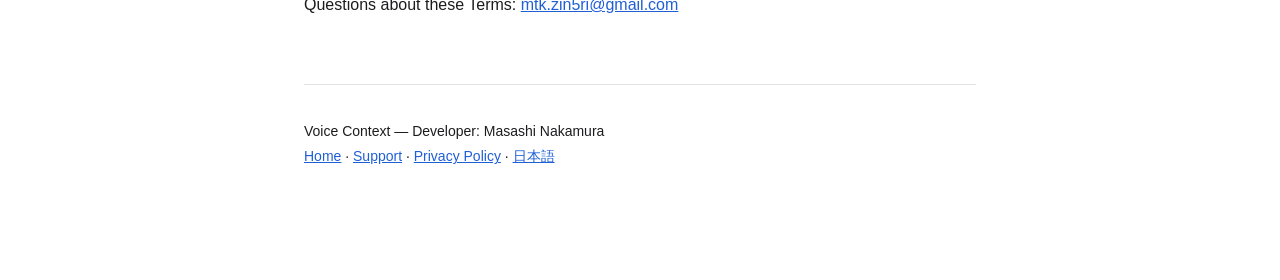
<file: en/terms.html>
<!doctype html>
<html lang="en">
<head>
<meta charset="utf-8">
<meta name="viewport" content="width=device-width, initial-scale=1">
<title>Terms of Use | Voice Context</title>
<link rel="stylesheet" href="../style.css?v=2">
</head>
<body>
<div class="wrap">
<header>
  <p class="app"><a href="./">Voice Context</a></p>
  <h1>Terms of Use</h1>
  <p class="meta">Last updated: August 24, 2026 / Effective: August 24, 2026</p>
  <nav><a href="./">Home</a><a href="support/">Support</a><a href="privacy.html">Privacy Policy</a><a class="lang" href="../terms.html">日本語</a></nav>
</header>

<p>These Terms of Use ("Terms") govern your use of the iOS application "Voice Context" ("the App") provided by Masashi Nakamura ("the Developer"). By downloading or using the App, you agree to these Terms. If you do not agree, do not use the App and please delete it from your device.</p>

<h2>1. What the App does</h2>
<p>The App records in-person conversations, transcribes them on your device, and generates structured notes using a destination you configure. Structuring requires either your own Mac or a Gateway you configure. If neither is configured, the App's functionality ends at recording and transcription.</p>

<h2>2. Your responsibilities when recording</h2>
<p>Before recording with the App, you are responsible for all of the following.</p>
<ul>
  <li>Informing everyone present, in advance, that you are recording and that the transcript will be sent to an AI service, and obtaining any consent required.</li>
  <li>Complying with the rules of your employer, school, or clients, and with all applicable laws, including those governing the recording of conversations.</li>
  <li>Confirming, for conversations subject to confidentiality obligations, that sending them to your chosen destination is permitted.</li>
</ul>
<p>The App does not judge whether a recording is permitted. The fact that the App works does not mean a given recording is lawful or contractually allowed.</p>

<h2>3. Prohibited conduct</h2>
<p>You may not:</p>
<ul>
  <li>use the App for any unlawful purpose or to infringe the rights of others;</li>
  <li>record conversations without informing the participants or obtaining required consent;</li>
  <li>reverse engineer, decompile, modify, redistribute, or sell the App;</li>
  <li>use the App to place an unreasonable load on anyone else's systems or services.</li>
</ul>

<h2>4. Accuracy of generated content</h2>
<p>Speech recognition produces errors. Summaries, decisions, action items, and other generated content are produced by AI and may be inaccurate, incomplete, or describe things that were never said.</p>
<p><strong>Output from the App must not be used as a verbatim record or as evidence.</strong> Review the content yourself before relying on it for any consequential decision.</p>

<h2>5. External services and costs</h2>
<p>The App communicates with the destination you configure — your own Mac, or a Gateway you set up. Configuring and maintaining that destination, paying for it, and complying with its terms are entirely your responsibility. The Developer does not cover AI service fees or data charges.</p>

<h2>6. Price</h2>
<p>The App itself is provided free of charge. The Developer may change the terms on which it is offered, or discontinue it, with prior notice.</p>

<h2>7. Disclaimer of warranties</h2>
<p>The App is provided "as is." The Developer does not warrant that it will operate without interruption, that it will be free of errors, or that it is fit for any particular purpose. Changes to iOS, to Apple's frameworks, or to the destination you configure may cause features to stop working.</p>

<h2>8. Limitation of liability</h2>
<p>To the fullest extent permitted by law, the Developer is not liable for any damages arising from your use of, or inability to use, the App — including loss of data, errors in generated records, business losses, or disputes with third parties. This limitation does not apply to damages caused by the Developer's willful misconduct or gross negligence.</p>
<p>Where mandatory law prevents the exclusion of the Developer's liability, that liability is limited to direct damages of a kind that would ordinarily arise.</p>

<h2>9. Data storage</h2>
<p>Transcripts and structured notes are stored on your device. The Developer does not hold them and can provide neither backup nor recovery. Deleting the App deletes the data.</p>

<h2>10. Apple-specific terms</h2>
<p>These Terms are between you and the Developer, not Apple. The Developer, not Apple, is responsible for the App. Apple has no obligation to furnish maintenance or support for the App. If the App fails to conform to any applicable warranty, you may notify Apple, and Apple will refund the purchase price, if any; to the maximum extent permitted by law, Apple has no other warranty obligation with respect to the App. Apple and its subsidiaries are third-party beneficiaries of these Terms and have the right to enforce them against you.</p>

<h2>11. Changes to these Terms</h2>
<p>The Developer may revise these Terms. Revisions will be posted on this page with an updated date at the top. Continuing to use the App after a revision means you accept it.</p>

<h2>12. Governing law and jurisdiction</h2>
<p>These Terms are governed by the laws of Japan. The Tokyo District Court shall have exclusive jurisdiction as the court of first instance over any dispute relating to the App.</p>

<h2>13. Contact</h2>
<p>Questions about these Terms: <a href="mailto:mtk.zin5ri@gmail.com">mtk.zin5ri@gmail.com</a></p>

<footer>
  <p>Voice Context — Developer: Masashi Nakamura<br>
  <a href="./">Home</a> · <a href="support/">Support</a> · <a href="privacy.html">Privacy Policy</a> · <a href="../terms.html">日本語</a></p>
</footer>
</div>
</body>
</html>
</file>
<file: site.css>
/* Voice Context — product site.
   Editorial direction: mincho display type, hanging numerals, rules instead of
   cards, generous measure. The product's claim is that it does not exaggerate,
   so the page does not either. */

:root {
  --paper: #f7f7f9;
  --paper-raised: #ffffff;
  --paper-sunk: #eeeef3;
  --ink: #17171c;
  --ink-soft: #52525e;
  --ink-faint: #8a8a97;
  --rule: #dedee6;
  --rule-strong: #c2c2ce;
  /* From the app icon: the wave's blue-violet, with its cyan as a second note. */
  --accent: #3a2ef0;
  --accent-2: #01bfee;

  --font-display: "Hiragino Mincho ProN", "Yu Mincho", YuMincho, "Noto Serif JP", "Times New Roman", serif;
  --font-body: -apple-system, BlinkMacSystemFont, "Hiragino Sans", "Noto Sans JP", "Segoe UI", sans-serif;
  --font-mono: ui-monospace, SFMono-Regular, "SF Mono", Menlo, monospace;

  --shell: min(1120px, 100% - 3rem);
  --measure: 34rem;
  --step: 0.5rem;
}

@media (prefers-color-scheme: dark) {
  :root:not([data-theme="light"]) {
    --paper: #101014;
    --paper-raised: #191920;
    --paper-sunk: #0a0a0d;
    --ink: #eceaf2;
    --ink-soft: #a2a0ae;
    --ink-faint: #74727f;
    --rule: #2a2a33;
    --rule-strong: #3e3e4a;
    --accent: #8d82ff;
    --accent-2: #4fd8f5;
  }
}

:root[data-theme="dark"] {
  --paper: #101014;
  --paper-raised: #191920;
  --paper-sunk: #0a0a0d;
  --ink: #eceaf2;
  --ink-soft: #a2a0ae;
  --ink-faint: #74727f;
  --rule: #2a2a33;
  --rule-strong: #3e3e4a;
  --accent: #8d82ff;
  --accent-2: #4fd8f5;
}

* { box-sizing: border-box; }

html { -webkit-text-size-adjust: 100%; scroll-behavior: smooth; }
@media (prefers-reduced-motion: reduce) { html { scroll-behavior: auto; } }

body {
  margin: 0;
  background-color: var(--paper);
  color: var(--ink);
  font-family: var(--font-body);
  font-size: 16px;
  line-height: 1.9;
  -webkit-font-smoothing: antialiased;
  overflow-x: hidden;
}

/* Paper grain. Kept very low contrast so it reads as material, not texture. */
body::before {
  content: "";
  position: fixed;
  inset: 0;
  pointer-events: none;
  z-index: 0;
  opacity: 0.5;
  background-image: url("data:image/svg+xml,%3Csvg xmlns='http://www.w3.org/2000/svg' width='140' height='140'%3E%3Cfilter id='n'%3E%3CfeTurbulence type='fractalNoise' baseFrequency='0.85' numOctaves='3'/%3E%3CfeColorMatrix type='saturate' values='0'/%3E%3C/filter%3E%3Crect width='140' height='140' filter='url(%23n)' opacity='0.035'/%3E%3C/svg%3E");
}

.shell { width: var(--shell); margin-inline: auto; position: relative; z-index: 1; }

a { color: inherit; text-underline-offset: 0.22em; text-decoration-thickness: 1px; }
a:hover { text-decoration-color: var(--accent); }

img { max-width: 100%; height: auto; display: block; }

/* ---------- masthead ---------- */

.masthead {
  position: relative;
  z-index: 3;
  display: flex;
  align-items: baseline;
  gap: 1.5rem;
  padding: 1.75rem 0 1.25rem;
  border-bottom: 1px solid var(--rule);
}

.wordmark {
  font-family: var(--font-display);
  font-size: 1.0625rem;
  letter-spacing: 0.14em;
  text-decoration: none;
  white-space: nowrap;
}

.masthead nav {
  margin-left: auto;
  display: flex;
  flex-wrap: wrap;
  gap: 1.5rem;
  font-size: 0.8125rem;
  letter-spacing: 0.06em;
  color: var(--ink-soft);
}

.masthead nav a { text-decoration: none; }
.masthead nav a:hover { color: var(--ink); text-decoration: underline; }

.lang-link {
  font-family: var(--font-mono);
  font-size: 0.75rem;
  letter-spacing: 0.08em;
  padding-left: 1.5rem;
  border-left: 1px solid var(--rule);
}

/* ---------- hero ---------- */

.hero {
  position: relative;
  display: grid;
  grid-template-columns: minmax(0, 1.15fr) minmax(0, 0.85fr);
  gap: clamp(2rem, 6vw, 5rem);
  align-items: start;
  padding: clamp(3.5rem, 9vw, 7rem) 0 clamp(3rem, 7vw, 5.5rem);
}

.hero::after {
  /* A hairline that runs off the right edge: the page reads as a spread, not a box. */
  content: "";
  position: absolute;
  left: 0;
  right: -50vw;
  bottom: 0;
  border-bottom: 1px solid var(--rule);
}

.eyebrow {
  font-family: var(--font-mono);
  font-size: 0.75rem;
  letter-spacing: 0.16em;
  text-transform: uppercase;
  color: var(--accent);
  margin: 0 0 1.75rem;
  display: flex;
  align-items: center;
  gap: 0.75rem;
}

.eyebrow::before {
  content: "";
  width: 2.25rem;
  height: 2px;
  border-radius: 1px;
  background: linear-gradient(90deg, var(--accent-2), var(--accent));
}

.hero h1 {
  font-family: var(--font-display);
  font-weight: 600;
  font-size: clamp(2rem, 4.8vw, 3.5rem);
  /* Japanese headlines break mid-phrase by default; browsers that know how to
     break on phrase boundaries should. */
  word-break: auto-phrase;
  line-height: 1.28;
  letter-spacing: 0.01em;
  margin: 0 0 1.75rem;
  text-wrap: balance;
}

.hero h1 em {
  font-style: normal;
  color: var(--accent);
}

.lede {
  font-size: clamp(1rem, 1.6vw, 1.125rem);
  color: var(--ink-soft);
  max-width: 30rem;
  margin: 0 0 2.5rem;
}

.hero-actions {
  display: flex;
  flex-wrap: wrap;
  align-items: center;
  gap: 1.25rem 1.75rem;
}

.badge {
  display: inline-flex;
  flex-direction: column;
  gap: 0.15rem;
  padding: 0.75rem 1.5rem;
  border: 1px solid var(--ink);
  background: var(--ink);
  color: var(--paper);
  text-decoration: none;
  line-height: 1.35;
}

.badge span:first-child {
  font-family: var(--font-mono);
  font-size: 0.6875rem;
  letter-spacing: 0.12em;
  text-transform: uppercase;
  opacity: 0.72;
}

.badge span:last-child { font-size: 0.9375rem; }

.badge[aria-disabled="true"] {
  background: transparent;
  color: var(--ink);
  border-style: dashed;
  border-color: var(--rule-strong);
  cursor: default;
}

.hero-note {
  font-size: 0.8125rem;
  color: var(--ink-faint);
  max-width: 16rem;
  line-height: 1.7;
  margin: 0;
}

/* device */

.device {
  position: relative;
  justify-self: center;
  width: min(280px, 78%);
  margin-top: 0.75rem;
}

.device::before {
  /* Ghosted rules behind the phone, so it sits on the page instead of floating. */
  content: "";
  position: absolute;
  inset: -18% -32% -8%;
  background-image: repeating-linear-gradient(
    to bottom,
    var(--rule) 0 1px,
    transparent 1px 2.25rem
  );
  opacity: 0.55;
  z-index: -1;
  -webkit-mask-image: radial-gradient(ellipse at center, #000 35%, transparent 78%);
  mask-image: radial-gradient(ellipse at center, #000 35%, transparent 78%);
}

.device img {
  width: 100%;
  border-radius: 2.25rem;
  border: 1px solid var(--rule-strong);
  box-shadow:
    0 1px 1px rgba(0, 0, 0, 0.04),
    0 12px 28px -12px rgba(0, 0, 0, 0.22),
    0 40px 70px -40px rgba(0, 0, 0, 0.35);
  background: var(--paper-raised);
}

/* ---------- sections ---------- */

section { padding: clamp(3.5rem, 8vw, 6.5rem) 0; }
section + section { border-top: 1px solid var(--rule); }

.section-head {
  display: grid;
  grid-template-columns: 4.5rem minmax(0, 1fr);
  gap: 0 1.5rem;
  margin-bottom: clamp(2rem, 4vw, 3.25rem);
}

.section-num {
  /* Placed explicitly. Without this the generic `.section-head p` rule below
     also matched the number, took column 2, and pushed the heading into the
     4.5rem column — where Japanese wraps one character per line. */
  grid-column: 1;
  grid-row: 1;
  font-family: var(--font-mono);
  font-size: 0.75rem;
  letter-spacing: 0.12em;
  color: var(--ink-faint);
  padding-top: 0.65rem;
}

.section-head h2 {
  grid-column: 2;
  grid-row: 1;
  font-family: var(--font-display);
  font-weight: 600;
  font-size: clamp(1.5rem, 3.2vw, 2.25rem);
  line-height: 1.45;
  margin: 0;
  letter-spacing: 0.01em;
  text-wrap: balance;
}

.section-head p:not(.section-num) {
  grid-column: 2;
  margin: 1rem 0 0;
  color: var(--ink-soft);
  max-width: var(--measure);
}

.section-body { margin-left: 6rem; max-width: var(--measure); }

@media (max-width: 760px) {
  .section-head { grid-template-columns: 1fr; gap: 0.5rem; }
  .section-num { padding-top: 0; grid-column: 1; grid-row: auto; }
  .section-head h2 { grid-column: 1; grid-row: auto; }
  .section-head p:not(.section-num) { grid-column: 1; }
  .section-body { margin-left: 0; }
}

/* pull quote */

.pull {
  font-family: var(--font-display);
  font-size: clamp(1.375rem, 3vw, 2rem);
  line-height: 1.7;
  margin: 0;
  max-width: 40rem;
  letter-spacing: 0.01em;
}

.pull-attrib {
  margin: 1.75rem 0 0;
  font-size: 0.8125rem;
  color: var(--ink-faint);
  letter-spacing: 0.04em;
}

/* structured-output list */

.fields {
  list-style: none;
  margin: 0;
  padding: 0;
  border-top: 1px solid var(--rule);
}

.fields li {
  display: grid;
  grid-template-columns: 11rem minmax(0, 1fr);
  gap: 0.25rem 1.5rem;
  padding: 1.1rem 0;
  border-bottom: 1px solid var(--rule);
}

.fields dfn {
  font-style: normal;
  font-family: var(--font-display);
  font-size: 1.0625rem;
}

.fields span { color: var(--ink-soft); font-size: 0.9375rem; }

@media (max-width: 620px) {
  .fields li { grid-template-columns: 1fr; }
}

/* two-up: text beside a screen */

.showcase {
  display: grid;
  grid-template-columns: minmax(0, 1fr) minmax(0, 0.7fr);
  gap: clamp(2rem, 6vw, 4.5rem);
  align-items: center;
}

.showcase.flip { grid-template-columns: minmax(0, 0.7fr) minmax(0, 1fr); }
.showcase.flip .showcase-text { order: 2; }

.showcase-text { max-width: var(--measure); }
.showcase-text h3 {
  font-family: var(--font-display);
  font-size: clamp(1.25rem, 2.4vw, 1.625rem);
  font-weight: 600;
  line-height: 1.5;
  margin: 0 0 1rem;
}
.showcase-text p { color: var(--ink-soft); margin: 0 0 1rem; }
.showcase-text p:last-child { margin-bottom: 0; }

.showcase .device { width: min(240px, 82%); margin-top: 0; }

@media (max-width: 820px) {
  .showcase, .showcase.flip { grid-template-columns: 1fr; }
  .showcase.flip .showcase-text { order: 0; }
  .showcase .device { justify-self: start; }
}

/* privacy ledger */

.ledger {
  display: grid;
  grid-template-columns: repeat(auto-fit, minmax(15rem, 1fr));
  gap: 0;
  border-top: 1px solid var(--rule-strong);
}

.ledger > div {
  padding: 1.75rem 1.75rem 1.75rem 0;
  border-bottom: 1px solid var(--rule);
}

.ledger > div + div { border-left: 1px solid var(--rule); padding-left: 1.75rem; }

@media (max-width: 720px) {
  .ledger > div + div { border-left: 0; padding-left: 0; }
}

.ledger h3 {
  font-family: var(--font-mono);
  font-size: 0.6875rem;
  letter-spacing: 0.14em;
  text-transform: uppercase;
  color: var(--ink-faint);
  margin: 0 0 0.75rem;
  font-weight: 500;
}

.ledger p {
  margin: 0;
  font-family: var(--font-display);
  font-size: 1.0625rem;
  line-height: 1.75;
}

/* honest limits */

.limits { list-style: none; margin: 0; padding: 0; }

.limits li {
  position: relative;
  padding: 0 0 1.5rem 2.25rem;
  color: var(--ink-soft);
}

.limits li::before {
  content: "";
  position: absolute;
  left: 0;
  top: 0.85rem;
  width: 1.25rem;
  height: 1px;
  background: var(--accent);
}

.limits strong { color: var(--ink); font-weight: 600; }

/* callout */

.callout {
  border-left: 2px solid var(--accent);
  background: var(--paper-sunk);
  padding: 1.5rem 1.75rem;
  margin: 2.5rem 0 0;
}

.callout p { margin: 0; color: var(--ink-soft); font-size: 0.9375rem; }
.callout p + p { margin-top: 0.75rem; }

/* ---------- footer ---------- */

.site-footer {
  border-top: 1px solid var(--rule-strong);
  padding: clamp(2.5rem, 5vw, 4rem) 0 clamp(2rem, 4vw, 3rem);
  font-size: 0.875rem;
  color: var(--ink-soft);
}

.footer-grid {
  display: grid;
  grid-template-columns: minmax(0, 1fr) auto;
  gap: 2rem;
  align-items: start;
}

.site-footer nav {
  display: flex;
  flex-wrap: wrap;
  gap: 0.5rem 1.75rem;
  justify-content: flex-end;
}

.site-footer p { margin: 0 0 0.5rem; max-width: 26rem; }
.site-footer .fine { color: var(--ink-faint); font-size: 0.8125rem; }

@media (max-width: 680px) {
  .footer-grid { grid-template-columns: 1fr; }
  .site-footer nav { justify-content: flex-start; }
}

/* ---------- responsive hero ---------- */

@media (max-width: 900px) {
  .hero { grid-template-columns: 1fr; }
  .device { justify-self: start; width: min(260px, 70%); margin-top: 1.5rem; }
}

/* ---------- motion ---------- */

.rise {
  opacity: 0;
  transform: translateY(1.25rem);
  transition: opacity 0.7s cubic-bezier(0.22, 0.61, 0.36, 1),
              transform 0.7s cubic-bezier(0.22, 0.61, 0.36, 1);
}

.rise.in { opacity: 1; transform: none; }

.hero .rise { transition-delay: var(--d, 0ms); }

@media (prefers-reduced-motion: reduce) {
  .rise { opacity: 1; transform: none; transition: none; }
}

/* On a phone the in-page anchors cost a whole extra row of masthead for very
   little — the page is short enough to scroll. Support and language stay. */
@media (max-width: 760px) {
  .masthead { gap: 1rem; padding-top: 1.25rem; }
  .masthead nav { gap: 1.25rem; }
  .masthead nav a[href^="#"] { display: none; }
  .lang-link { padding-left: 1.25rem; }
}
</file>
<file: style.css>
:root {
  --bg: #ffffff;
  --fg: #1c1c1e;
  --muted: #6b6b70;
  --line: #e3e3e6;
  --accent: #1f5fd6;
}
@media (prefers-color-scheme: dark) {
  :root {
    --bg: #121214;
    --fg: #ececee;
    --muted: #9a9aa0;
    --line: #2c2c30;
    --accent: #7aa7f5;
  }
}
* { box-sizing: border-box; }
body {
  margin: 0;
  background: var(--bg);
  color: var(--fg);
  font-family: -apple-system, BlinkMacSystemFont, "Hiragino Sans", "Noto Sans JP", sans-serif;
  line-height: 1.85;
  font-size: 16px;
}
.wrap { max-width: 720px; margin: 0 auto; padding: 48px 24px 96px; }
header { border-bottom: 1px solid var(--line); padding-bottom: 20px; margin-bottom: 32px; }
header .app { font-size: 14px; color: var(--muted); letter-spacing: .04em; margin: 0 0 6px; }
h1 { font-size: 26px; line-height: 1.4; margin: 0 0 8px; }
h2 { font-size: 19px; margin: 40px 0 12px; padding-top: 4px; }
h3 { font-size: 16px; margin: 24px 0 8px; }
p, li { color: var(--fg); }
ul, ol { padding-left: 1.3em; }
li { margin-bottom: 6px; }
.meta { color: var(--muted); font-size: 14px; margin: 0; }
a { color: var(--accent); }
nav { margin-top: 16px; font-size: 14px; }
nav a { margin-right: 16px; }
table { border-collapse: collapse; width: 100%; margin: 16px 0; font-size: 15px; }
th, td { border: 1px solid var(--line); padding: 10px 12px; text-align: left; vertical-align: top; }
th { background: color-mix(in srgb, var(--fg) 5%, transparent); font-weight: 600; }
.note { border-left: 3px solid var(--line); padding: 4px 0 4px 16px; color: var(--muted); margin: 20px 0; }
footer { border-top: 1px solid var(--line); margin-top: 64px; padding-top: 20px; color: var(--muted); font-size: 14px; }
code { font-family: ui-monospace, SFMono-Regular, Menlo, monospace; font-size: .92em; background: color-mix(in srgb, var(--fg) 7%, transparent); padding: 1px 5px; border-radius: 4px; }

nav { display: flex; flex-wrap: wrap; align-items: baseline; }
nav a { margin-right: 16px; }
nav .lang { margin-left: auto; margin-right: 0; }
</file>
